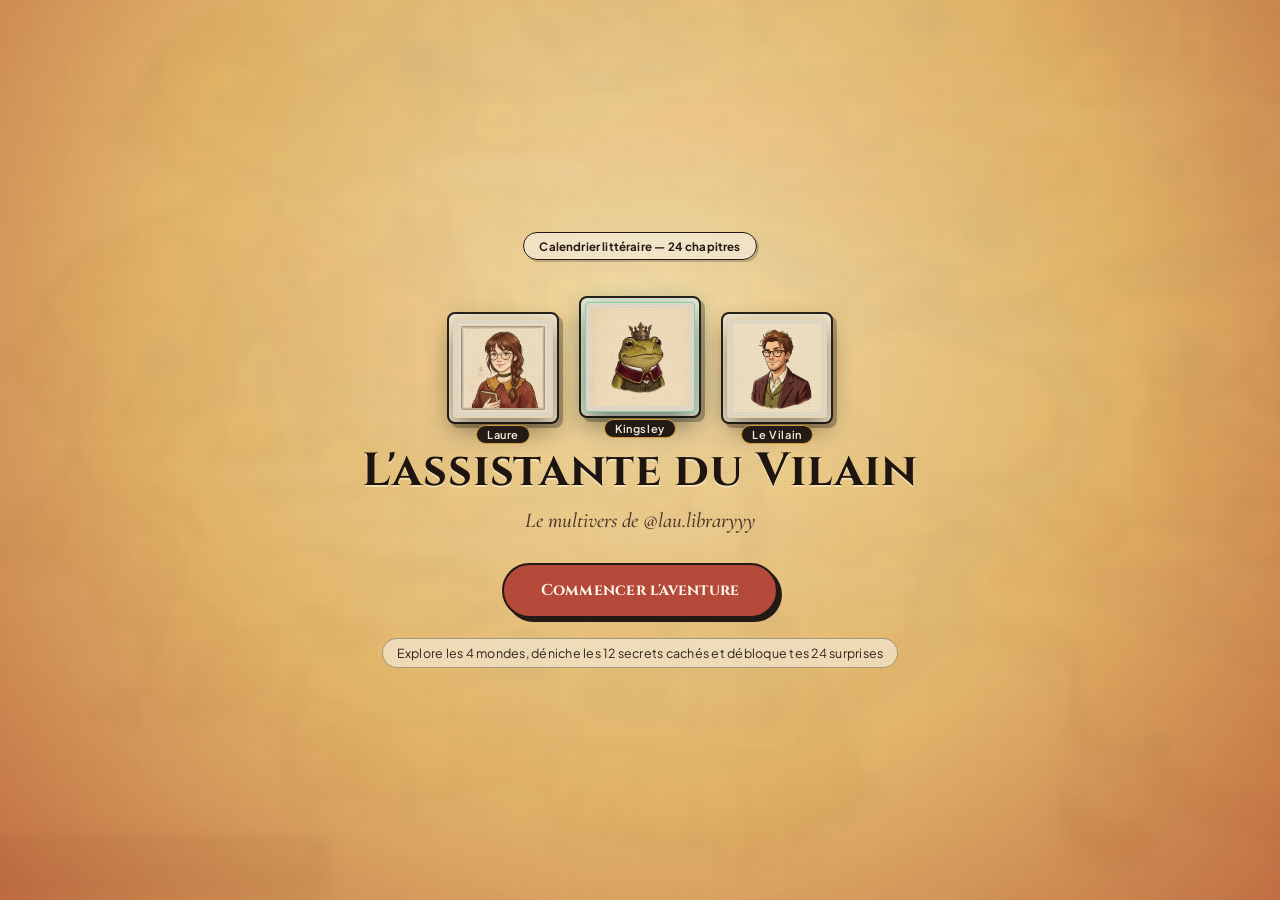
<file: index.html>
<!DOCTYPE html>
<html lang="fr">
<head>
  <meta charset="UTF-8" />
  <meta name="viewport" content="width=device-width, initial-scale=1.0, maximum-scale=1.0, user-scalable=no" />
  <title>L'assistante du Vilain — Le multivers de @lau.libraryyy</title>
  <meta name="description" content="Calendrier de l'Avent littéraire interactif : 24 chapitres, 4 mondes, 12 secrets cachés et 24 surprises pour Laure." />

  <link rel="preconnect" href="https://fonts.googleapis.com" />
  <link rel="preconnect" href="https://fonts.gstatic.com" crossorigin />
  <link href="https://fonts.googleapis.com/css2?family=Cinzel:wght@500;600;700;800&family=Cormorant+Garamond:ital,wght@0,500;0,600;0,700;1,500;1,600&family=Plus+Jakarta+Sans:wght@400;500;600;700;800&display=swap" rel="stylesheet" />

  <link rel="stylesheet" href="css/styles.css?v=5" />
</head>
<body class="title-active">
  <canvas id="ambient-particles-canvas" aria-hidden="true"></canvas>

  <!-- 1. CARTE DU MONDE PLEIN ÉCRAN -->
  <main id="overworld-viewport" class="overworld-viewport" aria-label="Carte du monde du multivers de @lau.libraryyy">
    <div id="world-map-root" class="world-map-root"></div>
  </main>

  <!-- 2. ÉCRAN TITRE -->
  <section id="title-screen-overlay" class="title-screen-overlay active" role="dialog" aria-modal="true" aria-labelledby="title-main-heading">
    <div class="title-screen-aurora" aria-hidden="true"></div>
    <div class="title-screen-content">
      <div class="title-eyebrow">
        <span>Calendrier littéraire — 24 chapitres</span>
      </div>

      <div class="title-chibi-trio" aria-label="Laure, Sire Kingsley et le Vilain">
        <div class="chibi-medallion chibi-laura">
          <img src="assets/heroine_avatar.png" alt="Laure" />
          <span class="chibi-tag">Laure</span>
        </div>
        <div class="chibi-medallion chibi-kingsley">
          <img src="assets/kingsley_avatar.png" alt="Sire Kingsley" />
          <span class="chibi-tag">Kingsley</span>
        </div>
        <div class="chibi-medallion chibi-villain">
          <img src="assets/villain_avatar.png" alt="Le Vilain" />
          <span class="chibi-tag">Le Vilain</span>
        </div>
      </div>

      <h1 id="title-main-heading" class="title-main-heading">L'assistante du Vilain</h1>
      <p class="title-subtitle">Le multivers de @lau.libraryyy</p>

      <button id="btn-start-adventure" class="btn-start-adventure" type="button">
        <span class="btn-start-glow" aria-hidden="true"></span>
        <span>Commencer l'aventure</span>
      </button>

      <p class="title-hint">
        Explore les 4 mondes, déniche les 12 secrets cachés et débloque tes 24 surprises
      </p>
    </div>
  </section>

  <!-- 3. HUD FLOTTANT MINIMALISTE -->
  <div id="game-hud" class="game-hud" aria-label="Interface du jeu">
    <div class="hud-top-left">
      <div class="hud-profile-pill glass-surface">
        <button id="hud-avatar-btn" class="hud-avatar-ring" type="button" title="Centrer la caméra sur Laure">
          <img src="assets/heroine_avatar.png" alt="Laure" onerror="this.style.opacity='0'" />
        </button>

        <div class="hud-profile-meta">
          <div class="hud-counters-row">
            <button id="hud-runes-btn" class="hud-stat-chip" type="button" title="Chapitres et trésors débloqués">
              <span class="hud-stat-label">Jours</span>
              <span id="hud-runes-count" class="hud-stat-val">0/24</span>
            </button>
            <span class="hud-stat-sep" aria-hidden="true"></span>
            <button id="hud-secrets-btn" class="hud-stat-chip hud-stat-secrets" type="button" title="Ouvrir le journal des 12 secrets">
              <span class="hud-stat-label">Secrets</span>
              <span id="hud-secrets-count" class="hud-stat-val">0/12</span>
            </button>
          </div>
          <div class="hud-micro-progress" role="progressbar" aria-valuemin="0" aria-valuemax="24" aria-valuenow="0">
            <div id="hud-runes-bar-fill" class="hud-micro-progress-fill"></div>
          </div>
        </div>
      </div>

      <button id="hud-aldryn-badge" class="hud-aldryn-pill glass-surface" type="button" title="Maison d'Aldryn (Jour 4 : Curious Tides)" style="display:none;">
        <span id="hud-aldryn-icon" class="hud-aldryn-icon"></span>
        <span id="hud-aldryn-name" class="hud-aldryn-name">Maison d'Aldryn</span>
      </button>
    </div>

    <nav class="hud-top-right" aria-label="Menus du jeu">
      <div class="hud-icon-dock glass-surface">
        <button id="hud-btn-loot" class="hud-icon-btn hud-text-btn" type="button" data-tooltip="Butin et bons" aria-label="Butin et bons">
          <span>Butin</span>
          <span id="hud-loot-badge" class="hud-mini-badge">0</span>
        </button>
        <button id="hud-btn-codex" class="hud-icon-btn hud-text-btn" type="button" data-tooltip="Bibliothèque (35 livres)" aria-label="Bibliothèque">
          <span>Codex</span>
        </button>
        <button id="hud-btn-secrets" class="hud-icon-btn hud-text-btn" type="button" data-tooltip="Secrets de la carte" aria-label="Journal des secrets">
          <span>Secrets</span>
          <span id="hud-secrets-badge" class="hud-mini-badge hud-badge-cyan">0</span>
        </button>
        <button id="hud-btn-gm" class="hud-icon-btn hud-text-btn" type="button" data-tooltip="Atelier du Vilain" aria-label="Atelier du Vilain">
          <span>Atelier</span>
        </button>

        <span class="hud-dock-divider" aria-hidden="true"></span>

        <button id="hud-btn-temporal" class="hud-icon-btn hud-text-btn hud-mode-free" type="button" data-tooltip="Mode libre (24/24)" aria-label="Changer le mode temporel">
          <span id="hud-temporal-icon">Libre</span>
        </button>
        <button id="hud-btn-audio" class="hud-icon-btn hud-text-btn" type="button" data-tooltip="Son activé" aria-label="Couper ou activer le son">
          <span id="hud-audio-icon">Son</span>
        </button>
      </div>
    </nav>

    <aside class="hud-camera-rail glass-surface" aria-label="Contrôles de la carte">
      <button id="cam-zoom-in" class="cam-ctrl-btn" type="button" data-tooltip="Zoom +" aria-label="Zoomer">+</button>
      <button id="cam-zoom-out" class="cam-ctrl-btn" type="button" data-tooltip="Zoom −" aria-label="Dézoomer">−</button>
      <button id="cam-center-hero" class="cam-ctrl-btn" type="button" data-tooltip="Centrer sur Laure" aria-label="Centrer sur Laure">◎</button>
      <span class="cam-rail-divider" aria-hidden="true"></span>
      <button class="cam-region-btn active" data-cam-region="1" type="button" data-tooltip="Monde I : manoir et Aldryn" aria-label="Aller au monde I">I</button>
      <button class="cam-region-btn" data-cam-region="2" type="button" data-tooltip="Monde II : désert et Irlande" aria-label="Aller au monde II">II</button>
      <button class="cam-region-btn" data-cam-region="3" type="button" data-tooltip="Monde III : flammes et Mons" aria-label="Aller au monde III">III</button>
      <button class="cam-region-btn" data-cam-region="4" type="button" data-tooltip="Monde IV : sanctuaire final" aria-label="Aller au monde IV">IV</button>
    </aside>

    <div class="hud-bottom-center">
      <div id="stage-selector-bar" class="stage-bar glass-surface" role="region" aria-label="Niveau sélectionné">
        <button id="stage-prev-btn" class="stage-nav-arrow" type="button" aria-label="Niveau précédent" title="Jour précédent (←)">‹</button>

        <div class="stage-bar-center">
          <div class="stage-meta-row">
            <span id="stage-day-badge" class="stage-day-pill">Jour 1</span>
            <span id="stage-book-badge" class="stage-book-pill">Assistant to the Villain</span>
            <span id="stage-status-badge" class="stage-status-pill status-new">Nouveau</span>
          </div>
          <div id="stage-bar-title" class="stage-bar-title">Entretien d'embauche chez le Vilain</div>
        </div>

        <button id="stage-play-btn" class="stage-play-btn" type="button">
          <span id="stage-play-icon">▶</span>
          <span id="stage-play-label">Jouer</span>
        </button>

        <button id="stage-next-btn" class="stage-nav-arrow" type="button" aria-label="Niveau suivant" title="Jour suivant (→)">›</button>
      </div>
    </div>
  </div>

  <!-- 4. SCÈNE DE CHAPITRE PLEIN ÉCRAN -->
  <div id="chapter-modal-backdrop" class="modal-backdrop" role="dialog" aria-modal="true" aria-labelledby="modal-chapter-title">
    <div id="chapter-modal-container" class="modal-shell chapter-modal-shell glass-modal">
      <div id="modal-boss-banner" class="boss-alert-ribbon" style="display:none;">
        Chapitre boss — coffre spécial en jeu
      </div>

      <header class="chapter-header">
        <div id="modal-header-bg" class="chapter-header-bg"></div>
        <div class="chapter-header-scrim"></div>
        <button id="modal-close-btn" class="modal-close-x" type="button" aria-label="Fermer le chapitre">✕</button>

        <div class="chapter-header-inner">
          <div class="chapter-header-titles">
            <div id="modal-chapter-eyebrow" class="chapter-eyebrow">Jour 1 — Arcane I</div>
            <h2 id="modal-chapter-title" class="chapter-title">Titre du chapitre</h2>
            <div id="modal-chapter-books" class="chapter-books-row"></div>
          </div>
          <div id="modal-rarity-pill" class="rarity-pill rarity-commun">Arcane</div>
        </div>
      </header>

      <div class="stage-tabs-bar" role="tablist">
        <button class="stage-tab-btn active" data-stage="story" type="button" role="tab">
          <span>1. Scène narrative</span>
        </button>
        <button class="stage-tab-btn" data-stage="game" type="button" role="tab">
          <span>2. L'épreuve</span>
        </button>
        <button class="stage-tab-btn" data-stage="loot" id="modal-tab-loot-btn" type="button" role="tab">
          <span>3. Sceau et coffre</span>
        </button>
      </div>

      <div class="chapter-modal-body">
        <!-- ÉTAPE 1 : DISCUSSION ISOMÉTRIQUE AVEC BULLES (STYLE CHRONIQUE DES SILENCIEUX) -->
        <div id="modal-stage-story" class="vn-stage">
          <div class="vn-iso-scene">
            <div class="vn-portraits-grid">
              <div id="vn-slot-laura" class="vn-char-card vn-pos-laura">
                <div class="vn-speech-bubble" id="vn-bubble-laura">
                  <div class="vn-bubble-speaker">Laure</div>
                  <div class="vn-bubble-text"></div>
                </div>
                <div class="vn-portrait-ring">
                  <img src="assets/sprite_laura.png" alt="Laure" onerror="this.style.display='none'" />
                </div>
                <span class="vn-nameplate">Laure</span>
              </div>

              <div id="vn-slot-kingsley" class="vn-char-card vn-pos-kingsley">
                <div class="vn-speech-bubble" id="vn-bubble-kingsley">
                  <div class="vn-bubble-speaker">Sire Kingsley</div>
                  <div class="vn-bubble-text"></div>
                </div>
                <div class="vn-portrait-ring">
                  <img src="assets/sprite_kingsley.png" alt="Sire Kingsley" onerror="this.style.display='none'" />
                </div>
                <span class="vn-nameplate">Sire Kingsley</span>
              </div>

              <div id="vn-slot-villain" class="vn-char-card vn-pos-villain">
                <div class="vn-speech-bubble" id="vn-bubble-villain">
                  <div class="vn-bubble-speaker">Le Vilain</div>
                  <div class="vn-bubble-text"></div>
                </div>
                <div class="vn-portrait-ring">
                  <img src="assets/sprite_villain.png" alt="Le Vilain" onerror="this.style.display='none'" />
                </div>
                <span class="vn-nameplate">Le Vilain</span>
              </div>
            </div>
          </div>

          <div class="vn-dialogue-panel">
            <div class="vn-speaker-bar">
              <span id="vn-speaker-badge" class="vn-speaker-name">Le Vilain</span>
              <span id="vn-line-counter" class="vn-line-count">1 / 3</span>
            </div>

            <p id="vn-dialogue-text" class="vn-dialogue-copy"></p>

            <div id="vn-transcript-all" class="vn-transcript-list" style="display:none;"></div>

            <div class="vn-actions-row">
              <div class="vn-nav-left">
                <button id="vn-prev-btn" class="btn-glass" type="button">← Précédent</button>
                <button id="vn-next-btn" class="btn-gold" type="button">Suivant →</button>
                <button id="vn-show-all-btn" class="btn-glass btn-subtle" type="button">Tout lire</button>
              </div>
              <button id="vn-start-challenge-btn" class="btn-gold" type="button">
                Passer à l'épreuve →
              </button>
            </div>
          </div>
        </div>

        <!-- ÉTAPE 2 : MINI-JEU -->
        <div id="modal-stage-game" class="game-stage" style="display:none;">
          <div id="minigame-mount-root"></div>
        </div>

        <!-- ÉTAPE 3 : SCEAU DE CIRE ET COFFRE -->
        <div id="modal-stage-loot" class="loot-stage" style="display:none;">
          <div id="loot-ceremony-root" class="loot-ceremony-root"></div>
        </div>
      </div>
    </div>
  </div>

  <!-- 5. MODALE TIROIR UNIFIÉE -->
  <div id="drawer-modal-backdrop" class="modal-backdrop" role="dialog" aria-modal="true" aria-label="Menu du grimoire">
    <div id="drawer-modal-container" class="modal-shell drawer-modal-shell glass-modal">
      <header class="drawer-header">
        <div class="drawer-tabs" role="tablist">
          <button class="drawer-tab-btn active" data-drawer-tab="loot" type="button" role="tab">
            <span>Butin et bons</span>
          </button>
          <button class="drawer-tab-btn" data-drawer-tab="codex" type="button" role="tab">
            <span>Bibliothèque</span>
          </button>
          <button class="drawer-tab-btn" data-drawer-tab="secrets" type="button" role="tab">
            <span>Secrets (12)</span>
          </button>
          <button class="drawer-tab-btn" data-drawer-tab="gm" type="button" role="tab">
            <span>Atelier</span>
          </button>
        </div>
        <button id="drawer-close-btn" class="modal-close-x" type="button" aria-label="Fermer le menu">✕</button>
      </header>

      <div class="drawer-body">
        <section id="drawer-panel-loot" class="drawer-panel active">
          <div class="drawer-section-head">
            <div>
              <h2 class="drawer-title">Butin et bons du Vilain</h2>
              <p class="drawer-desc">Tes surprises débloquées, cachettes secrètes et bons à présenter à ton Vilain.</p>
            </div>
            <button id="loot-unlock-preview-btn" class="btn-glass" type="button">
              Aperçu des 24 trésors
            </button>
          </div>
          <div id="loot-inventory-container" class="cards-grid"></div>
        </section>

        <section id="drawer-panel-codex" class="drawer-panel">
          <div class="drawer-section-head">
            <div>
              <h2 class="drawer-title">La bibliothèque de @lau.libraryyy</h2>
              <p class="drawer-desc">Les 35 romans et clins d'œil qui composent le multivers : coups de cœur, avis tranchés et souvenirs de couple.</p>
            </div>
            <div class="pill-filters" role="group" aria-label="Filtrer la bibliothèque">
              <button class="pill-filter-btn active" data-codex-filter="all" type="button">Tous</button>
              <button class="pill-filter-btn" data-codex-filter="fav" type="button">Coups de cœur</button>
              <button class="pill-filter-btn" data-codex-filter="roast" type="button">Avis tranchés</button>
              <button class="pill-filter-btn" data-codex-filter="couple" type="button">Couple et Mons</button>
            </div>
          </div>
          <div id="codex-books-container" class="cards-grid"></div>
        </section>

        <section id="drawer-panel-secrets" class="drawer-panel">
          <div class="drawer-section-head">
            <div>
              <h2 class="drawer-title">Journal des secrets</h2>
              <p class="drawer-desc">12 clins d'œil sont cachés sur la carte du monde. Clique dessus pendant ton exploration pour les révéler.</p>
            </div>
            <div id="secrets-progress-pill" class="secrets-counter-pill">0 / 12 découverts</div>
          </div>
          <div id="secrets-journal-container" class="cards-grid"></div>
        </section>

        <section id="drawer-panel-gm" class="drawer-panel">
          <div class="drawer-section-head">
            <div>
              <h2 class="drawer-title">L'atelier du Vilain</h2>
              <p class="drawer-desc">Personnalise les 24 cadeaux, les cachettes dans la maison et la grande lettre du 24 décembre.</p>
            </div>
          </div>

          <div class="gm-toolbar">
            <button id="gm-save-all-btn" class="btn-gold" type="button">Sauvegarder</button>
            <button id="gm-export-json-btn" class="btn-glass" type="button">Exporter JSON</button>
            <label class="btn-glass" style="cursor:pointer;">
              Importer JSON
              <input id="gm-import-json-input" type="file" accept=".json,application/json" style="display:none;" />
            </label>
            <button id="gm-unlock-all-btn" class="btn-glass" type="button">Tout débloquer (24/24)</button>
            <button id="gm-reset-progress-btn" class="btn-danger" type="button">Réinitialiser à 0/24</button>
          </div>

          <div class="gm-finale-card">
            <div class="gm-card-kicker">Grand final du 24 décembre et paramètres du couple</div>
            <div class="gm-two-col">
              <div class="gm-field">
                <label class="gm-label" for="gm-couple-password">Mot de passe secret bonus (jour 24)</label>
                <input id="gm-couple-password" class="gm-input" type="text" placeholder="Ex : KINGSLEY, MONS..." />
              </div>
              <div class="gm-field">
                <label class="gm-label" for="gm-aldryn-house-select">Maison lunaire d'Aldryn</label>
                <select id="gm-aldryn-house-select" class="gm-select">
                  <option value="Maison de la Nouvelle Lune||Totem : Phalène des abysses — Murmure des noyés">Maison de la Nouvelle Lune</option>
                  <option value="Maison de la Lune Croissante||Totem : Cerf d'écume — Flux de la marée">Maison de la Lune Croissante</option>
                  <option value="Maison de la Pleine Lune||Totem : Phénix d'argent — Éclat sélène">Maison de la Pleine Lune</option>
                  <option value="Maison de la Lune Décroissante||Totem : Corbeau d'obsidienne — Reflux astral">Maison de la Lune Décroissante</option>
                </select>
              </div>
            </div>
            <div class="gm-field" style="margin-top:0.75rem;">
              <label class="gm-label" for="gm-finale-love-letter">Grande lettre d'amour du 24 décembre</label>
              <textarea id="gm-finale-love-letter" class="gm-textarea" rows="5"></textarea>
            </div>
          </div>

          <div id="gm-days-editor-grid" class="gm-days-grid"></div>
        </section>
      </div>
    </div>
  </div>

  <!-- 6. NOTIFICATION TOAST -->
  <div id="royal-toast" class="royal-toast glass-surface" role="status" aria-live="polite">
    <span id="royal-toast-icon" class="toast-icon"></span>
    <span id="royal-toast-text" class="toast-text">Notification</span>
  </div>

  <script src="data/days_data.js?v=5"></script>
  <script src="js/audio_fx.js?v=5"></script>
  <script src="js/minigames_engine.js?v=5"></script>
  <script src="js/world_map.js?v=5"></script>
  <script src="js/app.js?v=5"></script>
</body>
</html>
</file>
<file: css/styles.css>
/* ==========================================================================
   L'ASSISTANTE DU VILAIN & LE MULTIVERS DE @LAU.LIBRARYYY
   Design System 2026 : Zero-UI / Liquid Glass / JRPG Moderne
   Inspirations : Unicorn Overlord • Final Fantasy XIV • Zelda TOTK
   ========================================================================== */

:root {
  /* Surfaces Liquid Glass (Saphir Nocturne & Cristal) */
  --bg-void: #050a18;
  --bg-sapphire: #0a122a;
  --glass-bg: rgba(10, 18, 42, 0.78);
  --glass-bg-strong: rgba(8, 15, 36, 0.88);
  --glass-bg-soft: rgba(16, 28, 60, 0.62);
  --glass-hover: rgba(24, 40, 82, 0.84);

  /* Bordures Fines 1px Or & Platine */
  --border-gold: rgba(246, 211, 101, 0.35);
  --border-gold-strong: rgba(246, 211, 101, 0.72);
  --border-platinum: rgba(226, 232, 240, 0.16);
  --border-crimson: rgba(244, 63, 94, 0.55);
  --border-emerald: rgba(52, 211, 153, 0.5);

  /* Palette Or, Éther, Cramoisi & Ivoire */
  --gold-light: #fef3c7;
  --gold-main: #f6d365;
  --gold-deep: #d4af37;
  --gold-bronze: #b88a2e;
  --ether-cyan: #7dd3fc;
  --ether-blue: #38bdf8;
  --crimson-bright: #fb7185;
  --crimson-main: #e11d48;
  --crimson-deep: #881337;
  --emerald-bright: #34d399;
  --emerald-main: #10b981;

  /* Textes */
  --text-primary: #f8fafc;
  --text-ivory: #f5efe0;
  --text-secondary: #cbd5e1;
  --text-muted: #94a3b8;

  /* Typographies */
  --font-title: 'Cinzel', Georgia, serif;
  --font-ui: 'Plus Jakarta Sans', -apple-system, BlinkMacSystemFont, 'Segoe UI', sans-serif;
  --font-story: 'Cormorant Garamond', Georgia, serif;

  /* Courbes & Ombres */
  --ease-spring: cubic-bezier(0.22, 1, 0.36, 1);
  --shadow-glass: 0 14px 36px rgba(2, 6, 20, 0.52), inset 0 1px 0 rgba(255, 255, 255, 0.1);
  --shadow-modal: 0 28px 72px rgba(1, 4, 16, 0.78), inset 0 1px 0 rgba(255, 255, 255, 0.12);
  --shadow-gold: 0 0 24px rgba(246, 211, 101, 0.28);

  --radius-pill: 999px;
  --radius-lg: 20px;
  --radius-md: 14px;
  --radius-sm: 10px;
}

/* Reset & Base Plein Écran */
*, *::before, *::after {
  box-sizing: border-box;
}

html, body {
  margin: 0;
  padding: 0;
  width: 100%;
  height: 100%;
  overflow: hidden;
  background: var(--bg-void);
  color: var(--text-primary);
  font-family: var(--font-ui);
  -webkit-font-smoothing: antialiased;
  -moz-osx-font-smoothing: grayscale;
  user-select: none;
}

button, input, textarea, select {
  font-family: inherit;
}

button {
  cursor: pointer;
  border: none;
  background: none;
  color: inherit;
}

/* Scrollbar fine & discrète dans les modales */
::-webkit-scrollbar {
  width: 6px;
  height: 6px;
}
::-webkit-scrollbar-track {
  background: rgba(5, 10, 24, 0.35);
}
::-webkit-scrollbar-thumb {
  background: rgba(246, 211, 101, 0.3);
  border-radius: 999px;
}
::-webkit-scrollbar-thumb:hover {
  background: rgba(246, 211, 101, 0.55);
}

/* Surface Liquid Glass Réutilisable */
.glass-surface {
  background: var(--glass-bg);
  backdrop-filter: blur(16px) saturate(1.3);
  -webkit-backdrop-filter: blur(16px) saturate(1.3);
  border: 1px solid var(--border-gold);
  box-shadow: var(--shadow-glass);
}

.glass-modal {
  background: linear-gradient(160deg, rgba(11, 20, 46, 0.92), rgba(7, 13, 32, 0.95));
  backdrop-filter: blur(22px) saturate(1.35);
  -webkit-backdrop-filter: blur(22px) saturate(1.35);
  border: 1px solid var(--border-gold);
  box-shadow: var(--shadow-modal);
}

/* Canvas de particules ambiantes */
#ambient-particles-canvas {
  position: fixed;
  inset: 0;
  width: 100vw;
  height: 100vh;
  pointer-events: none;
  z-index: 4;
  opacity: 0.65;
}

/* ==========================================================================
   1. CARTE DU MONDE 100% PLEIN ÉCRAN (100vw × 100vh)
   ========================================================================== */
.overworld-viewport {
  position: fixed;
  inset: 0;
  width: 100vw;
  height: 100vh;
  overflow: hidden;
  z-index: 2;
  background: radial-gradient(circle at 50% 45%, #101e44 0%, #070d20 65%, #040712 100%);
  transition: filter 0.9s var(--ease-spring), transform 1.1s var(--ease-spring);
}

body.title-active .overworld-viewport {
  filter: blur(5px) brightness(0.76) saturate(1.18);
  transform: scale(1.03);
}

.world-map-root {
  position: relative;
  width: 100%;
  height: 100%;
  overflow: hidden;
}

/* ==========================================================================
   2. ÉCRAN TITRE CINÉMATIQUE (OVERLAY D'ENTRÉE JRPG)
   ========================================================================== */
.title-screen-overlay {
  position: fixed;
  inset: 0;
  z-index: 90;
  display: flex;
  align-items: center;
  justify-content: center;
  padding: 1.5rem;
  background:
    radial-gradient(ellipse at 50% 44%, rgba(16, 30, 72, 0.42) 0%, rgba(5, 10, 24, 0.82) 76%);
  opacity: 1;
  visibility: visible;
  transition: opacity 0.75s var(--ease-spring), visibility 0.75s var(--ease-spring), transform 0.85s var(--ease-spring);
}

.title-screen-overlay.is-hidden {
  opacity: 0;
  visibility: hidden;
  pointer-events: none;
  transform: scale(1.04);
}

.title-screen-aurora {
  position: absolute;
  width: min(680px, 92vw);
  height: min(460px, 65vh);
  border-radius: 50%;
  background: radial-gradient(circle, rgba(246, 211, 101, 0.16) 0%, rgba(56, 189, 248, 0.09) 45%, transparent 72%);
  filter: blur(36px);
  pointer-events: none;
  animation: auroraPulse 6s ease-in-out infinite alternate;
}

@keyframes auroraPulse {
  0% { transform: scale(0.95); opacity: 0.75; }
  100% { transform: scale(1.08); opacity: 1; }
}

.title-screen-content {
  position: relative;
  z-index: 2;
  display: flex;
  flex-direction: column;
  align-items: center;
  text-align: center;
  max-width: 620px;
  padding: 2.25rem 2rem;
  border-radius: 28px;
  background: rgba(8, 15, 36, 0.56);
  backdrop-filter: blur(18px) saturate(1.25);
  -webkit-backdrop-filter: blur(18px) saturate(1.25);
  border: 1px solid rgba(246, 211, 101, 0.28);
  box-shadow: 0 30px 80px rgba(2, 5, 18, 0.65), inset 0 1px 0 rgba(255, 255, 255, 0.12);
  animation: titleCardEntrance 0.9s var(--ease-spring) both;
}

@keyframes titleCardEntrance {
  from { opacity: 0; transform: translateY(22px) scale(0.97); }
  to { opacity: 1; transform: translateY(0) scale(1); }
}

.title-eyebrow {
  display: inline-flex;
  align-items: center;
  gap: 0.55rem;
  font-size: 0.72rem;
  font-weight: 700;
  letter-spacing: 0.2em;
  text-transform: uppercase;
  color: var(--gold-main);
  padding: 0.35rem 0.95rem;
  border-radius: var(--radius-pill);
  background: rgba(246, 211, 101, 0.09);
  border: 1px solid rgba(246, 211, 101, 0.25);
  margin-bottom: 1.5rem;
}

.title-star {
  color: var(--gold-light);
  font-size: 0.8rem;
}

/* Trio de Chibis flottants */
.title-chibi-trio {
  display: flex;
  align-items: flex-end;
  justify-content: center;
  gap: 1.15rem;
  margin-bottom: 1.5rem;
}

.chibi-medallion {
  position: relative;
  display: flex;
  flex-direction: column;
  align-items: center;
  gap: 0.45rem;
  animation: chibiFloat 3.4s ease-in-out infinite;
}

.chibi-medallion img {
  width: 84px;
  height: 84px;
  object-fit: contain;
  border-radius: 50%;
  padding: 5px;
  background: radial-gradient(circle at 30% 25%, rgba(255, 245, 214, 0.18), rgba(10, 18, 42, 0.72));
  border: 1px solid rgba(246, 211, 101, 0.45);
  box-shadow: 0 10px 26px rgba(0, 0, 0, 0.45), 0 0 18px rgba(246, 211, 101, 0.18);
  transition: transform 0.35s var(--ease-spring), border-color 0.3s ease;
}

.chibi-medallion:hover img {
  transform: scale(1.08) translateY(-4px);
  border-color: var(--gold-main);
}

.chibi-kingsley {
  animation-delay: -1.1s;
  transform: translateY(-6px);
}

.chibi-kingsley img {
  width: 92px;
  height: 92px;
  border-color: rgba(52, 211, 153, 0.55);
  box-shadow: 0 12px 28px rgba(0, 0, 0, 0.45), 0 0 22px rgba(52, 211, 153, 0.22);
}

.chibi-villain {
  animation-delay: -2.2s;
}

.chibi-tag {
  font-size: 0.72rem;
  font-weight: 600;
  letter-spacing: 0.06em;
  color: var(--text-ivory);
  background: rgba(10, 18, 42, 0.72);
  border: 1px solid rgba(255, 255, 255, 0.14);
  padding: 0.18rem 0.65rem;
  border-radius: var(--radius-pill);
}

@keyframes chibiFloat {
  0%, 100% { transform: translateY(0); }
  50% { transform: translateY(-7px); }
}

.title-main-heading {
  font-family: var(--font-title);
  font-size: clamp(1.85rem, 4.4vw, 2.9rem);
  font-weight: 700;
  line-height: 1.12;
  letter-spacing: 0.04em;
  margin: 0 0 0.55rem;
  background: linear-gradient(180deg, #fffdf5 0%, #f6d365 55%, #d4af37 100%);
  -webkit-background-clip: text;
  background-clip: text;
  color: transparent;
  filter: drop-shadow(0 4px 18px rgba(246, 211, 101, 0.26));
}

.title-subtitle {
  font-family: var(--font-story);
  font-size: clamp(1.08rem, 2vw, 1.32rem);
  font-style: italic;
  font-weight: 500;
  color: var(--text-ivory);
  opacity: 0.92;
  margin: 0 0 1.85rem;
}

.btn-start-adventure {
  position: relative;
  overflow: hidden;
  display: inline-flex;
  align-items: center;
  justify-content: center;
  gap: 0.7rem;
  padding: 0.95rem 2.3rem;
  border-radius: var(--radius-pill);
  font-family: var(--font-title);
  font-size: 0.98rem;
  font-weight: 700;
  letter-spacing: 0.12em;
  color: #120d04;
  background: linear-gradient(135deg, #fef3c7 0%, #f6d365 48%, #d4af37 100%);
  border: 1px solid rgba(255, 255, 255, 0.65);
  box-shadow: 0 12px 32px rgba(212, 175, 55, 0.38), 0 0 0 1px rgba(246, 211, 101, 0.25);
  transition: transform 0.3s var(--ease-spring), box-shadow 0.3s var(--ease-spring), filter 0.3s ease;
}

.btn-start-adventure:hover {
  transform: translateY(-2px) scale(1.03);
  box-shadow: 0 16px 40px rgba(246, 211, 101, 0.52), 0 0 28px rgba(254, 243, 199, 0.38);
  filter: brightness(1.06);
}

.btn-start-adventure:active {
  transform: translateY(0) scale(0.98);
}

.btn-start-glow {
  position: absolute;
  inset: 0;
  background: linear-gradient(105deg, transparent 25%, rgba(255, 255, 255, 0.55) 50%, transparent 75%);
  transform: translateX(-120%);
  animation: btnSheen 3.8s ease-in-out infinite;
}

@keyframes btnSheen {
  0%, 55% { transform: translateX(-120%); }
  100% { transform: translateX(130%); }
}

.btn-start-icon {
  font-size: 0.85rem;
}

.title-hint {
  margin: 1.25rem 0 0;
  font-size: 0.78rem;
  color: var(--text-muted);
  letter-spacing: 0.02em;
}

/* ==========================================================================
   3. HUD FLOTTANT MINIMALISTE (ZERO-UI LIQUID GLASS)
   ========================================================================== */
.game-hud {
  position: fixed;
  inset: 0;
  z-index: 30;
  pointer-events: none;
  opacity: 1;
  transition: opacity 0.65s var(--ease-spring), transform 0.65s var(--ease-spring);
}

body.title-active .game-hud {
  opacity: 0;
  transform: translateY(10px);
}

.game-hud button,
.game-hud .glass-surface {
  pointer-events: auto;
}

/* --- COIN HAUT-GAUCHE : PILULE PROFIL COMPACTE --- */
.hud-top-left {
  position: fixed;
  top: 16px;
  left: 16px;
  display: flex;
  flex-direction: column;
  align-items: flex-start;
  gap: 8px;
}

.hud-profile-pill {
  display: inline-flex;
  align-items: center;
  gap: 11px;
  padding: 5px 14px 5px 5px;
  border-radius: var(--radius-pill);
}

.hud-avatar-ring {
  width: 40px;
  height: 40px;
  border-radius: 50%;
  padding: 2px;
  background: linear-gradient(135deg, var(--gold-light), var(--gold-deep));
  box-shadow: 0 0 14px rgba(246, 211, 101, 0.32);
  overflow: hidden;
  flex-shrink: 0;
  transition: transform 0.25s var(--ease-spring);
}

.hud-avatar-ring:hover {
  transform: scale(1.07);
}

.hud-avatar-ring img {
  width: 100%;
  height: 100%;
  object-fit: cover;
  border-radius: 50%;
  display: block;
  background: #101b3d;
}

.hud-profile-meta {
  display: flex;
  flex-direction: column;
  gap: 5px;
  min-width: 126px;
}

.hud-counters-row {
  display: flex;
  align-items: center;
  gap: 8px;
}

.hud-stat-chip {
  display: inline-flex;
  align-items: center;
  gap: 4px;
  padding: 1px 4px;
  border-radius: 6px;
  font-size: 0.82rem;
  font-weight: 700;
  color: var(--text-primary);
  transition: background 0.2s ease, color 0.2s ease;
}

.hud-stat-chip:hover {
  background: rgba(255, 255, 255, 0.08);
  color: var(--gold-light);
}

.hud-stat-secrets .hud-stat-val {
  color: var(--ether-cyan);
}

.hud-stat-sep {
  width: 1px;
  height: 12px;
  background: rgba(255, 255, 255, 0.16);
}

.hud-micro-progress {
  width: 100%;
  height: 4px;
  border-radius: var(--radius-pill);
  background: rgba(255, 255, 255, 0.1);
  overflow: hidden;
}

.hud-micro-progress-fill {
  height: 100%;
  width: 0%;
  border-radius: var(--radius-pill);
  background: linear-gradient(90deg, var(--gold-deep), var(--gold-main), var(--gold-light));
  box-shadow: 0 0 10px rgba(246, 211, 101, 0.65);
  transition: width 0.6s var(--ease-spring);
}

/* Badge discret Maison d'Aldryn (débloqué au Jour 4) */
.hud-aldryn-pill {
  display: inline-flex;
  align-items: center;
  gap: 6px;
  padding: 5px 12px;
  border-radius: var(--radius-pill);
  font-size: 0.74rem;
  font-weight: 600;
  color: var(--gold-light);
  border-color: rgba(125, 211, 252, 0.35);
  transition: transform 0.25s var(--ease-spring), border-color 0.25s ease;
}

.hud-aldryn-pill:hover {
  transform: translateY(-1px);
  border-color: var(--ether-cyan);
}

/* --- COIN HAUT-DROIT : DOCK D'ICÔNES COMPACT --- */
.hud-top-right {
  position: fixed;
  top: 16px;
  right: 16px;
}

.hud-icon-dock {
  display: inline-flex;
  align-items: center;
  gap: 4px;
  padding: 5px;
  border-radius: var(--radius-pill);
}

.hud-icon-btn {
  position: relative;
  width: 38px;
  height: 38px;
  border-radius: 50%;
  display: inline-flex;
  align-items: center;
  justify-content: center;
  font-size: 1.05rem;
  color: var(--text-primary);
  transition: background 0.22s ease, transform 0.25s var(--ease-spring), box-shadow 0.25s ease;
}

.hud-icon-btn:hover {
  background: rgba(246, 211, 101, 0.16);
  transform: translateY(-1px);
  box-shadow: inset 0 0 0 1px rgba(246, 211, 101, 0.38);
}

.hud-icon-btn:active {
  transform: scale(0.93);
}

.hud-icon-btn.is-strict-mode {
  background: rgba(244, 63, 94, 0.18);
  box-shadow: inset 0 0 0 1px rgba(244, 63, 94, 0.45);
}

.hud-mini-badge {
  position: absolute;
  top: 1px;
  right: 1px;
  min-width: 16px;
  height: 16px;
  padding: 0 4px;
  border-radius: var(--radius-pill);
  background: linear-gradient(135deg, var(--gold-main), var(--gold-deep));
  color: #120d04;
  font-size: 0.62rem;
  font-weight: 800;
  display: inline-flex;
  align-items: center;
  justify-content: center;
  line-height: 1;
  box-shadow: 0 2px 6px rgba(0, 0, 0, 0.45);
}

.hud-badge-cyan {
  background: linear-gradient(135deg, #bae6fd, #38bdf8);
  color: #06182c;
}

.hud-dock-divider {
  width: 1px;
  height: 20px;
  margin: 0 3px;
  background: rgba(255, 255, 255, 0.14);
}

/* Tooltips Élégants au Survol (Haut-Droit) */
.hud-icon-btn[data-tooltip]::after {
  content: attr(data-tooltip);
  position: absolute;
  top: calc(100% + 9px);
  right: 50%;
  transform: translateX(50%) translateY(-4px);
  white-space: nowrap;
  font-size: 0.72rem;
  font-weight: 600;
  color: var(--text-primary);
  background: rgba(8, 15, 36, 0.94);
  border: 1px solid rgba(246, 211, 101, 0.35);
  padding: 4px 10px;
  border-radius: 8px;
  box-shadow: 0 8px 20px rgba(0, 0, 0, 0.45);
  opacity: 0;
  pointer-events: none;
  transition: opacity 0.2s ease, transform 0.2s var(--ease-spring);
  z-index: 50;
}

.hud-icon-btn[data-tooltip]:hover::after {
  opacity: 1;
  transform: translateX(50%) translateY(0);
}

/* Dernier bouton du dock : aligner le tooltip à droite pour ne pas déborder */
.hud-icon-btn:last-child[data-tooltip]::after {
  right: 0;
  transform: translateX(0) translateY(-4px);
}
.hud-icon-btn:last-child[data-tooltip]:hover::after {
  transform: translateX(0) translateY(0);
}

/* --- CÔTÉ DROIT : MINI-CONTRÔLES CAMÉRA & RÉGIONS --- */
.hud-camera-rail {
  position: fixed;
  right: 16px;
  top: 50%;
  transform: translateY(-50%);
  display: flex;
  flex-direction: column;
  align-items: center;
  gap: 4px;
  padding: 6px 5px;
  border-radius: var(--radius-pill);
}

.cam-ctrl-btn,
.cam-region-btn {
  position: relative;
  width: 32px;
  height: 32px;
  border-radius: 50%;
  display: inline-flex;
  align-items: center;
  justify-content: center;
  font-size: 0.92rem;
  font-weight: 700;
  color: var(--text-secondary);
  transition: background 0.2s ease, color 0.2s ease, transform 0.2s var(--ease-spring);
}

.cam-region-btn {
  font-family: var(--font-title);
  font-size: 0.72rem;
  letter-spacing: 0.04em;
}

.cam-ctrl-btn:hover,
.cam-region-btn:hover {
  background: rgba(246, 211, 101, 0.18);
  color: var(--gold-light);
  transform: scale(1.08);
}

.cam-region-btn.active {
  background: linear-gradient(135deg, rgba(246, 211, 101, 0.28), rgba(212, 175, 55, 0.16));
  color: var(--gold-light);
  box-shadow: inset 0 0 0 1px rgba(246, 211, 101, 0.6);
}

.cam-rail-divider {
  width: 18px;
  height: 1px;
  margin: 3px 0;
  background: rgba(255, 255, 255, 0.14);
}

/* Tooltips à gauche pour le rail caméra */
.cam-ctrl-btn[data-tooltip]::after,
.cam-region-btn[data-tooltip]::after {
  content: attr(data-tooltip);
  position: absolute;
  right: calc(100% + 10px);
  top: 50%;
  transform: translateY(-50%) translateX(4px);
  white-space: nowrap;
  font-family: var(--font-ui);
  font-size: 0.72rem;
  font-weight: 600;
  color: var(--text-primary);
  background: rgba(8, 15, 36, 0.94);
  border: 1px solid rgba(246, 211, 101, 0.32);
  padding: 4px 10px;
  border-radius: 8px;
  box-shadow: 0 8px 20px rgba(0, 0, 0, 0.45);
  opacity: 0;
  pointer-events: none;
  transition: opacity 0.2s ease, transform 0.2s var(--ease-spring);
}

.cam-ctrl-btn[data-tooltip]:hover::after,
.cam-region-btn[data-tooltip]:hover::after {
  opacity: 1;
  transform: translateY(-50%) translateX(0);
}

/* --- BAS-CENTRE : BARRE DE NIVEAU SÉLECTIONNÉ (SUPER MARIO WONDER / UNICORN OVERLORD) --- */
.hud-bottom-center {
  position: fixed;
  bottom: 18px;
  left: 50%;
  transform: translateX(-50%);
  width: min(690px, calc(100vw - 24px));
  display: flex;
  justify-content: center;
}

.stage-bar {
  width: 100%;
  display: flex;
  align-items: center;
  gap: 12px;
  padding: 8px 10px;
  border-radius: 22px;
  transition: border-color 0.35s ease, box-shadow 0.35s ease;
}

.stage-bar.is-boss {
  border-color: rgba(244, 63, 94, 0.62);
  box-shadow: 0 16px 40px rgba(2, 6, 20, 0.6), 0 0 26px rgba(244, 63, 94, 0.2);
}

.stage-bar.is-legendary {
  border-color: rgba(254, 243, 199, 0.78);
  box-shadow: 0 16px 44px rgba(2, 6, 20, 0.62), 0 0 32px rgba(246, 211, 101, 0.34);
}

.stage-nav-arrow {
  width: 38px;
  height: 38px;
  border-radius: 14px;
  flex-shrink: 0;
  display: inline-flex;
  align-items: center;
  justify-content: center;
  font-size: 1.45rem;
  line-height: 1;
  color: var(--text-ivory);
  background: rgba(255, 255, 255, 0.05);
  border: 1px solid rgba(255, 255, 255, 0.1);
  transition: background 0.2s ease, transform 0.2s var(--ease-spring), border-color 0.2s ease;
}

.stage-nav-arrow:hover:not(:disabled) {
  background: rgba(246, 211, 101, 0.16);
  border-color: rgba(246, 211, 101, 0.45);
  color: var(--gold-light);
  transform: scale(1.06);
}

.stage-nav-arrow:disabled {
  opacity: 0.3;
  cursor: not-allowed;
}

.stage-bar-center {
  flex: 1;
  min-width: 0;
  display: flex;
  flex-direction: column;
  gap: 3px;
}

.stage-meta-row {
  display: flex;
  align-items: center;
  flex-wrap: wrap;
  gap: 6px;
}

.stage-day-pill {
  font-family: var(--font-title);
  font-size: 0.68rem;
  font-weight: 700;
  letter-spacing: 0.1em;
  text-transform: uppercase;
  padding: 2px 8px;
  border-radius: var(--radius-pill);
  background: rgba(246, 211, 101, 0.16);
  color: var(--gold-light);
  border: 1px solid rgba(246, 211, 101, 0.36);
}

.stage-bar.is-boss .stage-day-pill {
  background: rgba(244, 63, 94, 0.2);
  color: #fecdd3;
  border-color: rgba(244, 63, 94, 0.52);
}

.stage-bar.is-legendary .stage-day-pill {
  background: linear-gradient(135deg, rgba(254, 243, 199, 0.28), rgba(212, 175, 55, 0.22));
  color: #fffbeb;
  border-color: rgba(254, 243, 199, 0.65);
}

.stage-book-pill {
  font-size: 0.72rem;
  font-weight: 500;
  color: var(--text-secondary);
  white-space: nowrap;
  overflow: hidden;
  text-overflow: ellipsis;
  max-width: 220px;
}

.stage-status-pill {
  font-size: 0.68rem;
  font-weight: 700;
  padding: 2px 8px;
  border-radius: var(--radius-pill);
}

.stage-status-pill.status-done {
  background: rgba(16, 185, 129, 0.18);
  color: var(--emerald-bright);
  border: 1px solid rgba(52, 211, 153, 0.35);
}

.stage-status-pill.status-new {
  background: rgba(56, 189, 248, 0.16);
  color: var(--ether-cyan);
  border: 1px solid rgba(125, 211, 252, 0.35);
}

.stage-status-pill.status-locked {
  background: rgba(148, 163, 184, 0.14);
  color: var(--text-muted);
  border: 1px solid rgba(148, 163, 184, 0.28);
}

.stage-bar-title {
  font-family: var(--font-title);
  font-size: 0.98rem;
  font-weight: 600;
  color: var(--text-primary);
  white-space: nowrap;
  overflow: hidden;
  text-overflow: ellipsis;
}

.stage-play-btn {
  flex-shrink: 0;
  display: inline-flex;
  align-items: center;
  gap: 7px;
  padding: 0.68rem 1.3rem;
  border-radius: 14px;
  font-family: var(--font-title);
  font-size: 0.82rem;
  font-weight: 700;
  letter-spacing: 0.09em;
  color: #140e04;
  background: linear-gradient(135deg, #fef3c7 0%, #f6d365 50%, #d4af37 100%);
  border: 1px solid rgba(255, 255, 255, 0.55);
  box-shadow: 0 6px 20px rgba(212, 175, 55, 0.35);
  transition: transform 0.25s var(--ease-spring), box-shadow 0.25s ease, filter 0.25s ease;
}

.stage-play-btn:hover {
  transform: translateY(-2px) scale(1.03);
  box-shadow: 0 10px 26px rgba(246, 211, 101, 0.48);
  filter: brightness(1.06);
}

.stage-play-btn:active {
  transform: scale(0.97);
}

.stage-play-btn.is-replay {
  background: linear-gradient(135deg, rgba(16, 185, 129, 0.24), rgba(6, 78, 59, 0.5));
  color: #d1fae5;
  border-color: rgba(52, 211, 153, 0.55);
  box-shadow: 0 6px 18px rgba(16, 185, 129, 0.22);
}

.stage-play-btn.is-locked {
  background: rgba(148, 163, 184, 0.16);
  color: var(--text-muted);
  border-color: rgba(148, 163, 184, 0.3);
  box-shadow: none;
}

/* ==========================================================================
   4. STYLES CARTE DU MONDE (COMPATIBLES 100% AVEC WORLD_MAP.JS)
   ========================================================================== */
.wm-viewport,
.wm-stage {
  position: relative;
  width: 100%;
  height: 100%;
  overflow: hidden;
  cursor: grab;
  touch-action: none;
}

.wm-viewport:active,
.wm-stage:active,
.wm-viewport.is-dragging,
.wm-stage.is-dragging {
  cursor: grabbing;
}

.wm-world,
.wm-canvas,
.wm-world-layer {
  position: absolute;
  top: 0;
  left: 0;
  transform-origin: 0 0;
  will-change: transform;
}

.wm-region-label {
  position: absolute;
  pointer-events: none;
  display: inline-flex;
  flex-direction: column;
  align-items: center;
  gap: 2px;
  padding: 6px 16px;
  border-radius: var(--radius-pill);
  background: rgba(8, 15, 36, 0.68);
  backdrop-filter: blur(10px);
  -webkit-backdrop-filter: blur(10px);
  border: 1px solid rgba(246, 211, 101, 0.34);
  box-shadow: 0 8px 24px rgba(0, 0, 0, 0.45);
  font-family: var(--font-title);
  font-size: 0.84rem;
  font-weight: 700;
  letter-spacing: 0.1em;
  text-transform: uppercase;
  color: var(--gold-light);
  text-shadow: 0 2px 10px rgba(0, 0, 0, 0.8);
  white-space: nowrap;
  z-index: 6;
}

/* Nœuds de Niveau (24 Jours sur la carte) */
.wm-node {
  position: absolute;
  transform: translate(-50%, -50%);
  width: 48px;
  height: 48px;
  border-radius: 50%;
  display: flex;
  align-items: center;
  justify-content: center;
  flex-direction: column;
  background: radial-gradient(circle at 30% 25%, rgba(30, 48, 96, 0.94), rgba(10, 18, 42, 0.95));
  border: 2px solid rgba(246, 211, 101, 0.58);
  box-shadow: 0 6px 18px rgba(0, 0, 0, 0.55), 0 0 14px rgba(246, 211, 101, 0.22);
  color: var(--gold-light);
  font-family: var(--font-title);
  font-weight: 700;
  font-size: 0.92rem;
  cursor: pointer;
  z-index: 12;
  transition: transform 0.28s var(--ease-spring), box-shadow 0.28s ease, border-color 0.28s ease, background 0.28s ease;
}

.wm-node:hover {
  transform: translate(-50%, -50%) scale(1.14);
  border-color: var(--gold-light);
  box-shadow: 0 10px 26px rgba(0, 0, 0, 0.6), 0 0 24px rgba(246, 211, 101, 0.48);
  z-index: 18;
}

.wm-node.is-selected,
.wm-node.is-active,
.wm-node.selected {
  transform: translate(-50%, -50%) scale(1.18);
  border-color: #ffffff;
  box-shadow: 0 0 0 4px rgba(246, 211, 101, 0.34), 0 10px 28px rgba(0, 0, 0, 0.65), 0 0 26px rgba(246, 211, 101, 0.65);
  z-index: 20;
}

.wm-node.is-completed,
.wm-node.completed {
  background: radial-gradient(circle at 30% 25%, #10b981, #065f46);
  border-color: #a7f3d0;
  color: #ffffff;
  box-shadow: 0 6px 18px rgba(0, 0, 0, 0.5), 0 0 18px rgba(52, 211, 153, 0.42);
}

.wm-node.is-locked,
.wm-node.locked {
  background: rgba(15, 23, 42, 0.85);
  border-color: rgba(148, 163, 184, 0.35);
  color: var(--text-muted);
  box-shadow: 0 4px 12px rgba(0, 0, 0, 0.45);
  opacity: 0.78;
}

/* Nœuds Boss (Jours 6, 12, 18, 21) */
.wm-boss-node {
  width: 60px;
  height: 60px;
  background: radial-gradient(circle at 30% 25%, #be123c, #4c0519);
  border: 2px solid #fda4af;
  box-shadow: 0 8px 24px rgba(0, 0, 0, 0.62), 0 0 24px rgba(244, 63, 94, 0.52);
  color: #fff1f2;
  animation: bossNodePulse 2.6s ease-in-out infinite;
}

.wm-boss-node:hover {
  border-color: var(--gold-main);
  box-shadow: 0 10px 30px rgba(0, 0, 0, 0.65), 0 0 32px rgba(244, 63, 94, 0.72);
}

@keyframes bossNodePulse {
  0%, 100% { box-shadow: 0 8px 22px rgba(0, 0, 0, 0.6), 0 0 18px rgba(244, 63, 94, 0.42); }
  50% { box-shadow: 0 8px 26px rgba(0, 0, 0, 0.6), 0 0 32px rgba(244, 63, 94, 0.78); }
}

/* Nœud Légendaire (Jour 24 : Sanctuaire Final) */
.wm-legendary-node {
  width: 72px;
  height: 72px;
  background: radial-gradient(circle at 35% 30%, #fef3c7 0%, #f6d365 45%, #b45309 100%);
  border: 2.5px solid #ffffff;
  color: #1c1002;
  box-shadow: 0 10px 30px rgba(0, 0, 0, 0.6), 0 0 36px rgba(246, 211, 101, 0.78);
  animation: legendaryPulse 2.8s ease-in-out infinite;
}

@keyframes legendaryPulse {
  0%, 100% { box-shadow: 0 10px 28px rgba(0, 0, 0, 0.6), 0 0 26px rgba(246, 211, 101, 0.62); }
  50% { box-shadow: 0 12px 34px rgba(0, 0, 0, 0.65), 0 0 46px rgba(254, 243, 199, 0.95); }
}

/* Sprites Chibi Laure & Sire Kingsley sur la carte */
.wm-hero-sprite,
.wm-kingsley-sprite {
  position: absolute;
  transform: translate(-50%, -82%);
  pointer-events: none;
  z-index: 26;
  transition: left 0.55s var(--ease-spring), top 0.55s var(--ease-spring);
  filter: drop-shadow(0 8px 10px rgba(2, 6, 20, 0.72));
}

.wm-hero-sprite {
  width: 68px;
  height: 68px;
}

.wm-hero-sprite img,
.wm-kingsley-sprite img {
  width: 100%;
  height: 100%;
  object-fit: contain;
  display: block;
  animation: heroIdleBob 2.2s ease-in-out infinite;
}

.wm-hero-sprite.is-walking img,
.wm-hero-sprite.walking img {
  animation: heroWalkBounce 0.34s ease-in-out infinite;
}

.wm-kingsley-sprite {
  width: 44px;
  height: 44px;
  z-index: 25;
  transition: left 0.72s var(--ease-spring), top 0.72s var(--ease-spring);
}

.wm-kingsley-sprite img {
  animation: kingsleyHop 1.8s ease-in-out infinite;
}

@keyframes heroIdleBob {
  0%, 100% { transform: translateY(0); }
  50% { transform: translateY(-4px); }
}

@keyframes heroWalkBounce {
  0%, 100% { transform: translateY(0) rotate(-3deg); }
  50% { transform: translateY(-9px) rotate(3deg); }
}

@keyframes kingsleyHop {
  0%, 70%, 100% { transform: translateY(0) scale(1); }
  85% { transform: translateY(-8px) scale(1.05); }
}

/* Easter Eggs Interactifs sur la Carte (12 Secrets) */
.wm-easter-egg {
  position: absolute;
  transform: translate(-50%, -50%);
  width: 38px;
  height: 38px;
  border-radius: 50%;
  display: flex;
  align-items: center;
  justify-content: center;
  font-size: 1.12rem;
  background: rgba(10, 20, 48, 0.76);
  backdrop-filter: blur(8px);
  border: 1px solid rgba(125, 211, 252, 0.55);
  box-shadow: 0 4px 16px rgba(0, 0, 0, 0.45), 0 0 16px rgba(56, 189, 248, 0.36);
  cursor: pointer;
  z-index: 15;
  animation: eggSparkle 2.8s ease-in-out infinite;
  transition: transform 0.25s var(--ease-spring), border-color 0.25s ease, box-shadow 0.25s ease;
}

.wm-easter-egg:hover {
  transform: translate(-50%, -50%) scale(1.22);
  border-color: var(--gold-light);
  box-shadow: 0 8px 22px rgba(0, 0, 0, 0.55), 0 0 24px rgba(246, 211, 101, 0.65);
  z-index: 22;
}

.wm-easter-egg.is-found,
.wm-easter-egg.found,
.wm-easter-egg.discovered {
  border-color: rgba(246, 211, 101, 0.72);
  background: rgba(246, 211, 101, 0.18);
  box-shadow: 0 4px 14px rgba(0, 0, 0, 0.42), 0 0 14px rgba(246, 211, 101, 0.35);
  animation: none;
}

@keyframes eggSparkle {
  0%, 100% { transform: translate(-50%, -50%) scale(1); box-shadow: 0 4px 14px rgba(0,0,0,0.45), 0 0 12px rgba(56, 189, 248, 0.3); }
  50% { transform: translate(-50%, -56%) scale(1.07); box-shadow: 0 8px 20px rgba(0,0,0,0.45), 0 0 24px rgba(125, 211, 252, 0.68); }
}

/* Bulle de Dialogue Flottante sur la Carte */
.wm-speech-bubble {
  position: absolute;
  transform: translate(-50%, -100%);
  max-width: 280px;
  min-width: 160px;
  padding: 10px 14px;
  border-radius: 16px;
  background: rgba(8, 15, 36, 0.92);
  backdrop-filter: blur(14px);
  -webkit-backdrop-filter: blur(14px);
  border: 1px solid rgba(246, 211, 101, 0.45);
  box-shadow: 0 14px 32px rgba(2, 6, 20, 0.65);
  color: var(--text-ivory);
  font-family: var(--font-ui);
  font-size: 0.8rem;
  line-height: 1.45;
  text-align: center;
  z-index: 35;
  pointer-events: auto;
  animation: bubblePopIn 0.32s var(--ease-spring) both;
}

.wm-speech-bubble::after {
  content: '';
  position: absolute;
  bottom: -6px;
  left: 50%;
  transform: translateX(-50%) rotate(45deg);
  width: 10px;
  height: 10px;
  background: rgba(8, 15, 36, 0.94);
  border-right: 1px solid rgba(246, 211, 101, 0.45);
  border-bottom: 1px solid rgba(246, 211, 101, 0.45);
}

@keyframes bubblePopIn {
  from { opacity: 0; transform: translate(-50%, -88%) scale(0.9); }
  to { opacity: 1; transform: translate(-50%, -100%) scale(1); }
}

/* ==========================================================================
   5. BOUTONS DESIGN SYSTEM LIQUID GLASS
   ========================================================================== */
.btn-glass,
.btn-gold,
.btn-danger {
  display: inline-flex;
  align-items: center;
  justify-content: center;
  gap: 0.48rem;
  padding: 0.6rem 1.12rem;
  border-radius: 12px;
  font-size: 0.82rem;
  font-weight: 600;
  letter-spacing: 0.02em;
  transition: transform 0.22s var(--ease-spring), background 0.22s ease, border-color 0.22s ease, box-shadow 0.22s ease;
}

.btn-glass {
  background: rgba(255, 255, 255, 0.06);
  border: 1px solid rgba(255, 255, 255, 0.16);
  color: var(--text-primary);
}

.btn-glass:hover:not(:disabled) {
  background: rgba(246, 211, 101, 0.14);
  border-color: rgba(246, 211, 101, 0.45);
  color: var(--gold-light);
  transform: translateY(-1px);
}

.btn-glass:disabled {
  opacity: 0.38;
  cursor: not-allowed;
}

.btn-subtle {
  color: var(--text-secondary);
}

.btn-gold {
  background: linear-gradient(135deg, #fef3c7 0%, #f6d365 50%, #d4af37 100%);
  border: 1px solid rgba(255, 255, 255, 0.55);
  color: #140e04;
  font-weight: 700;
  box-shadow: 0 6px 18px rgba(212, 175, 55, 0.28);
}

.btn-gold:hover:not(:disabled) {
  transform: translateY(-1px);
  box-shadow: 0 10px 24px rgba(246, 211, 101, 0.44);
  filter: brightness(1.05);
}

.btn-danger {
  background: rgba(225, 29, 72, 0.18);
  border: 1px solid rgba(244, 63, 94, 0.45);
  color: #fecdd3;
}

.btn-danger:hover {
  background: rgba(225, 29, 72, 0.32);
  border-color: rgba(244, 63, 94, 0.78);
  transform: translateY(-1px);
}

/* ==========================================================================
   6. MODALES (CHAPITRE + TIROIR UNIFIÉ)
   ========================================================================== */
.modal-backdrop {
  position: fixed;
  inset: 0;
  z-index: 80;
  display: flex;
  align-items: center;
  justify-content: center;
  padding: 18px;
  background: rgba(3, 7, 18, 0.72);
  backdrop-filter: blur(8px);
  -webkit-backdrop-filter: blur(8px);
  opacity: 0;
  visibility: hidden;
  pointer-events: none;
  transition: opacity 0.32s var(--ease-spring), visibility 0.32s var(--ease-spring);
}

.modal-backdrop.open {
  opacity: 1;
  visibility: visible;
  pointer-events: auto;
}

.modal-shell {
  position: relative;
  width: 100%;
  max-height: min(90vh, 860px);
  border-radius: 24px;
  overflow: hidden;
  display: flex;
  flex-direction: column;
  transform: translateY(16px) scale(0.97);
  transition: transform 0.38s var(--ease-spring);
}

.modal-backdrop.open .modal-shell {
  transform: translateY(0) scale(1);
}

.chapter-modal-shell {
  max-width: 920px;
}

.drawer-modal-shell {
  max-width: 1040px;
}

.chapter-modal-shell.is-boss-modal {
  border-color: rgba(244, 63, 94, 0.55);
  box-shadow: 0 28px 72px rgba(2, 4, 16, 0.85), 0 0 40px rgba(244, 63, 94, 0.22);
}

.chapter-modal-shell.boss-shake,
.chest-seal-arena.boss-shake {
  animation: modalShake 0.42s cubic-bezier(.36, .07, .19, .97) both;
}

@keyframes modalShake {
  10%, 90% { transform: translate3d(-3px, 0, 0); }
  20%, 80% { transform: translate3d(5px, 0, 0); }
  30%, 50%, 70% { transform: translate3d(-6px, 0, 0); }
  40%, 60% { transform: translate3d(6px, 0, 0); }
}

.modal-close-x {
  width: 34px;
  height: 34px;
  border-radius: 50%;
  display: inline-flex;
  align-items: center;
  justify-content: center;
  font-size: 0.95rem;
  color: var(--text-ivory);
  background: rgba(8, 15, 36, 0.68);
  border: 1px solid rgba(255, 255, 255, 0.18);
  transition: background 0.2s ease, transform 0.25s var(--ease-spring), border-color 0.2s ease;
  z-index: 5;
}

.modal-close-x:hover {
  background: rgba(244, 63, 94, 0.28);
  border-color: rgba(244, 63, 94, 0.6);
  transform: rotate(90deg);
}

/* --- EN-TÊTE MODALE CHAPITRE --- */
.boss-alert-ribbon {
  background: linear-gradient(90deg, #881337, #e11d48, #881337);
  color: #fff1f2;
  font-family: var(--font-title);
  font-size: 0.74rem;
  font-weight: 700;
  letter-spacing: 0.16em;
  text-align: center;
  padding: 0.45rem 1rem;
  border-bottom: 1px solid rgba(255, 255, 255, 0.18);
}

.chapter-header {
  position: relative;
  min-height: 122px;
  padding: 1.2rem 1.5rem;
  display: flex;
  align-items: flex-end;
  overflow: hidden;
  border-bottom: 1px solid rgba(255, 255, 255, 0.08);
}

.chapter-header-bg {
  position: absolute;
  inset: 0;
  background-size: cover;
  background-position: center;
  opacity: 0.42;
  transform: scale(1.04);
}

.chapter-header-scrim {
  position: absolute;
  inset: 0;
  background: linear-gradient(180deg, rgba(8, 15, 36, 0.35) 0%, rgba(8, 15, 36, 0.94) 100%);
}

.chapter-header .modal-close-x {
  position: absolute;
  top: 14px;
  right: 14px;
}

.chapter-header-inner {
  position: relative;
  z-index: 2;
  width: 100%;
  display: flex;
  align-items: flex-end;
  justify-content: space-between;
  gap: 1rem;
  padding-right: 2.5rem;
}

.chapter-eyebrow {
  font-size: 0.7rem;
  font-weight: 700;
  letter-spacing: 0.16em;
  text-transform: uppercase;
  color: var(--gold-main);
  margin-bottom: 0.25rem;
}

.chapter-title {
  font-family: var(--font-title);
  font-size: clamp(1.18rem, 2.2vw, 1.58rem);
  font-weight: 700;
  margin: 0;
  color: var(--text-primary);
}

.chapter-books-row {
  display: flex;
  flex-wrap: wrap;
  gap: 6px;
  margin-top: 0.45rem;
}

.book-chip {
  font-size: 0.72rem;
  font-weight: 500;
  color: var(--text-ivory);
  background: rgba(255, 255, 255, 0.08);
  border: 1px solid rgba(255, 255, 255, 0.14);
  padding: 2px 9px;
  border-radius: var(--radius-pill);
}

.rarity-pill {
  flex-shrink: 0;
  font-family: var(--font-title);
  font-size: 0.68rem;
  font-weight: 700;
  letter-spacing: 0.1em;
  padding: 4px 11px;
  border-radius: var(--radius-pill);
  white-space: nowrap;
}

.rarity-commun {
  background: rgba(246, 211, 101, 0.14);
  color: var(--gold-light);
  border: 1px solid rgba(246, 211, 101, 0.35);
}

.rarity-epique {
  background: rgba(244, 63, 94, 0.2);
  color: #fecdd3;
  border: 1px solid rgba(244, 63, 94, 0.52);
}

.rarity-legendaire {
  background: linear-gradient(135deg, rgba(254, 243, 199, 0.28), rgba(212, 175, 55, 0.22));
  color: #fffbeb;
  border: 1px solid rgba(254, 243, 199, 0.68);
}

/* Barre d'étapes 1 / 2 / 3 */
.stage-tabs-bar {
  display: flex;
  gap: 6px;
  padding: 10px 16px;
  background: rgba(5, 10, 24, 0.45);
  border-bottom: 1px solid rgba(255, 255, 255, 0.07);
}

.stage-tab-btn {
  flex: 1;
  display: inline-flex;
  align-items: center;
  justify-content: center;
  gap: 6px;
  padding: 0.55rem 0.75rem;
  border-radius: 12px;
  font-size: 0.8rem;
  font-weight: 600;
  color: var(--text-muted);
  background: transparent;
  border: 1px solid transparent;
  transition: all 0.22s var(--ease-spring);
}

.stage-tab-btn:hover {
  color: var(--text-primary);
  background: rgba(255, 255, 255, 0.05);
}

.stage-tab-btn.active {
  color: var(--gold-light);
  background: rgba(246, 211, 101, 0.14);
  border-color: rgba(246, 211, 101, 0.4);
  box-shadow: inset 0 1px 0 rgba(255, 255, 255, 0.12);
}

.chapter-modal-body {
  padding: 1.35rem 1.5rem 1.65rem;
  overflow-y: auto;
  flex: 1;
}

/* --- ÉTAPE 1 : VISUAL NOVEL MODERNE (FFXIV / UNICORN OVERLORD) --- */
.vn-stage {
  display: flex;
  flex-direction: column;
  gap: 1.25rem;
}

.vn-portraits-grid {
  display: grid;
  grid-template-columns: repeat(3, minmax(0, 1fr));
  gap: 1rem;
  align-items: end;
}

.vn-char-card {
  display: flex;
  flex-direction: column;
  align-items: center;
  gap: 0.5rem;
  opacity: 0.46;
  transform: scale(0.95);
  transition: opacity 0.35s var(--ease-spring), transform 0.35s var(--ease-spring), filter 0.35s ease;
  filter: saturate(0.7);
}

.vn-char-card.speaking {
  opacity: 1;
  transform: scale(1.03) translateY(-4px);
  filter: saturate(1.1);
}

.vn-portrait-ring {
  width: min(148px, 100%);
  aspect-ratio: 1 / 1;
  border-radius: 20px;
  overflow: hidden;
  background: radial-gradient(circle at 50% 35%, rgba(28, 45, 92, 0.72), rgba(7, 13, 30, 0.92));
  border: 1px solid rgba(255, 255, 255, 0.14);
  box-shadow: 0 12px 28px rgba(0, 0, 0, 0.45);
  transition: border-color 0.3s ease, box-shadow 0.3s ease;
}

.vn-char-card.speaking .vn-portrait-ring {
  border-color: rgba(246, 211, 101, 0.72);
  box-shadow: 0 14px 34px rgba(0, 0, 0, 0.55), 0 0 24px rgba(246, 211, 101, 0.25);
}

.vn-portrait-ring img {
  width: 100%;
  height: 100%;
  object-fit: cover;
  object-position: center top;
  display: block;
}

.vn-nameplate {
  font-size: 0.76rem;
  font-weight: 600;
  color: var(--text-secondary);
  padding: 2px 10px;
  border-radius: var(--radius-pill);
  background: rgba(255, 255, 255, 0.05);
  border: 1px solid rgba(255, 255, 255, 0.08);
}

.vn-char-card.speaking .vn-nameplate {
  color: var(--gold-light);
  background: rgba(246, 211, 101, 0.14);
  border-color: rgba(246, 211, 101, 0.38);
}

.vn-dialogue-panel {
  padding: 1.25rem 1.4rem;
  border-radius: 18px;
  background: rgba(7, 13, 32, 0.72);
  border: 1px solid rgba(246, 211, 101, 0.28);
  box-shadow: inset 0 1px 0 rgba(255, 255, 255, 0.08);
}

.vn-speaker-bar {
  display: flex;
  align-items: center;
  justify-content: space-between;
  margin-bottom: 0.75rem;
}

.vn-speaker-name {
  font-family: var(--font-title);
  font-size: 0.86rem;
  font-weight: 700;
  letter-spacing: 0.06em;
  color: var(--gold-main);
}

.vn-line-count {
  font-size: 0.74rem;
  font-weight: 600;
  color: var(--text-muted);
}

.vn-dialogue-copy {
  font-family: var(--font-story);
  font-size: 1.32rem;
  line-height: 1.62;
  color: var(--text-ivory);
  margin: 0 0 1.2rem;
  min-height: 4.5rem;
}

.vn-transcript-list {
  display: flex;
  flex-direction: column;
  gap: 0.65rem;
  padding: 0.9rem 1rem;
  margin-bottom: 1.1rem;
  border-radius: 12px;
  background: rgba(255, 255, 255, 0.04);
  border: 1px solid rgba(255, 255, 255, 0.08);
  max-height: 220px;
  overflow-y: auto;
}

.vn-transcript-line {
  font-family: var(--font-story);
  font-size: 1.08rem;
  line-height: 1.5;
  color: var(--text-secondary);
}

.vn-actions-row {
  display: flex;
  flex-wrap: wrap;
  align-items: center;
  justify-content: space-between;
  gap: 0.65rem;
}

.vn-nav-left {
  display: flex;
  flex-wrap: wrap;
  gap: 0.5rem;
}

/* --- ÉTAPE 2 : HARMONISATION ULTRA-PROPRE DES 22 MINI-JEUX --- */
.game-stage .mg-wrapper {
  background: rgba(8, 15, 36, 0.72) !important;
  border: 1px solid rgba(246, 211, 101, 0.28) !important;
  border-radius: 18px !important;
  padding: 1.35rem !important;
  box-shadow: inset 0 1px 0 rgba(255, 255, 255, 0.08) !important;
  font-family: var(--font-ui) !important;
  color: var(--text-primary) !important;
}

.game-stage .mg-lore {
  font-family: var(--font-story) !important;
  font-size: 1.18rem !important;
  background: rgba(255, 255, 255, 0.04) !important;
  border-left: 2px solid var(--gold-main) !important;
  border-radius: 0 12px 12px 0 !important;
  color: var(--text-ivory) !important;
}

.game-stage .mg-question-box {
  background: rgba(255, 255, 255, 0.035) !important;
  border: 1px solid rgba(255, 255, 255, 0.1) !important;
  border-radius: 14px !important;
}

.game-stage .mg-runic-input {
  background: rgba(5, 10, 24, 0.85) !important;
  border: 1px solid rgba(246, 211, 101, 0.42) !important;
  border-radius: 12px !important;
  font-family: var(--font-ui) !important;
}

/* --- ÉTAPE 3 : SCEAU DE CIRE ROUGE & COFFRE IRL --- */
.loot-ceremony-root {
  display: flex;
  flex-direction: column;
  align-items: center;
  text-align: center;
}

.chest-seal-arena {
  width: 100%;
  max-width: 580px;
  display: flex;
  flex-direction: column;
  align-items: center;
  gap: 0.75rem;
  padding: 1.25rem;
  border-radius: 20px;
  background: rgba(255, 255, 255, 0.03);
  border: 1px solid rgba(246, 211, 101, 0.22);
}

.chest-svg-wrap {
  filter: drop-shadow(0 14px 28px rgba(0, 0, 0, 0.55));
}

.wax-seal-button {
  position: relative;
  width: 132px;
  height: 132px;
  border-radius: 50%;
  display: flex;
  flex-direction: column;
  align-items: center;
  justify-content: center;
  gap: 4px;
  background: radial-gradient(circle at 35% 30%, #e11d48 0%, #9f1239 58%, #4c0519 100%);
  border: 3px solid rgba(254, 205, 211, 0.35);
  box-shadow: 0 12px 30px rgba(159, 18, 57, 0.55), inset 0 2px 10px rgba(255, 255, 255, 0.25);
  transition: transform 0.22s var(--ease-spring), box-shadow 0.22s ease;
}

.wax-seal-button:hover {
  transform: scale(1.06);
  box-shadow: 0 16px 36px rgba(225, 29, 72, 0.65), 0 0 24px rgba(246, 211, 101, 0.35);
}

.wax-seal-button:active {
  transform: scale(0.94);
}

.wax-seal-emblem {
  font-size: 2rem;
  line-height: 1;
}

.wax-seal-motto {
  font-family: var(--font-title);
  font-size: 0.65rem;
  font-weight: 700;
  letter-spacing: 0.1em;
  color: #fff1f2;
}

.wax-crack-svg {
  position: absolute;
  inset: 0;
  width: 100%;
  height: 100%;
  opacity: 0;
  pointer-events: none;
  transition: opacity 0.25s ease;
}

.wax-seal-button.cracked-1 .wax-crack-1 { opacity: 1; }
.wax-seal-button.cracked-2 .wax-crack-1,
.wax-seal-button.cracked-2 .wax-crack-2 { opacity: 1; }

.wax-pips-row {
  display: flex;
  gap: 8px;
}

.wax-pip {
  width: 10px;
  height: 10px;
  border-radius: 50%;
  background: rgba(255, 255, 255, 0.16);
  border: 1px solid rgba(246, 211, 101, 0.35);
  transition: all 0.25s ease;
}

.wax-pip.broken {
  background: var(--gold-main);
  box-shadow: 0 0 12px rgba(246, 211, 101, 0.8);
  transform: scale(1.2);
}

/* Carte de Butin Révélé */
.loot-revealed-card {
  width: 100%;
  max-width: 680px;
  padding: 1.5rem;
  border-radius: 20px;
  background: linear-gradient(155deg, rgba(16, 28, 62, 0.82), rgba(8, 15, 36, 0.92));
  border: 1px solid rgba(246, 211, 101, 0.45);
  box-shadow: 0 18px 44px rgba(0, 0, 0, 0.45);
}

.loot-rune-pill {
  display: inline-flex;
  align-items: center;
  gap: 6px;
  font-size: 0.78rem;
  font-weight: 700;
  color: var(--emerald-bright);
  background: rgba(16, 185, 129, 0.15);
  border: 1px solid rgba(52, 211, 153, 0.35);
  padding: 4px 12px;
  border-radius: var(--radius-pill);
  margin-bottom: 0.85rem;
}

.loot-title-display {
  font-family: var(--font-title);
  font-size: 1.45rem;
  color: var(--gold-light);
  margin: 0.65rem 0 0.4rem;
}

.loot-rp-desc {
  font-family: var(--font-story);
  font-size: 1.2rem;
  font-style: italic;
  color: var(--text-secondary);
  margin: 0 0 1.2rem;
}

.irl-callout {
  text-align: left;
  padding: 1rem 1.2rem;
  border-radius: 14px;
  background: rgba(246, 211, 101, 0.09);
  border: 1px solid rgba(246, 211, 101, 0.38);
  margin-bottom: 1.2rem;
}

.irl-callout-label {
  font-size: 0.72rem;
  font-weight: 700;
  text-transform: uppercase;
  letter-spacing: 0.1em;
  color: var(--gold-main);
  margin-bottom: 0.35rem;
}

.irl-callout-text {
  font-size: 1rem;
  font-weight: 600;
  color: var(--text-primary);
  line-height: 1.5;
}

/* Grand Final Jour 24 : Portrait Couple & Lettre d'Amour */
.finale-showcase {
  margin-top: 1.25rem;
  padding-top: 1.25rem;
  border-top: 1px solid rgba(246, 211, 101, 0.25);
  display: flex;
  flex-direction: column;
  align-items: center;
  gap: 1rem;
}

.finale-couple-frame {
  width: min(440px, 100%);
  border-radius: 18px;
  overflow: hidden;
  border: 1px solid rgba(246, 211, 101, 0.55);
  box-shadow: 0 18px 42px rgba(0, 0, 0, 0.6), 0 0 28px rgba(246, 211, 101, 0.22);
}

.finale-couple-frame img {
  width: 100%;
  height: auto;
  display: block;
}

.love-letter-box {
  width: 100%;
  text-align: left;
  white-space: pre-wrap;
  font-family: var(--font-story);
  font-size: 1.22rem;
  line-height: 1.72;
  color: var(--text-ivory);
  padding: 1.35rem 1.5rem;
  border-radius: 16px;
  background: rgba(255, 250, 235, 0.05);
  border: 1px solid rgba(246, 211, 101, 0.3);
}

/* ==========================================================================
   7. MODALE TIROIR UNIFIÉE (BUTIN / CODEX / SECRETS / ATELIER MJ)
   ========================================================================== */
.drawer-header {
  display: flex;
  align-items: center;
  justify-content: space-between;
  gap: 1rem;
  padding: 12px 16px;
  background: rgba(5, 10, 24, 0.55);
  border-bottom: 1px solid rgba(255, 255, 255, 0.08);
}

.drawer-tabs {
  display: flex;
  flex-wrap: wrap;
  gap: 6px;
}

.drawer-tab-btn {
  display: inline-flex;
  align-items: center;
  gap: 6px;
  padding: 0.5rem 0.95rem;
  border-radius: var(--radius-pill);
  font-size: 0.8rem;
  font-weight: 600;
  color: var(--text-muted);
  border: 1px solid transparent;
  transition: all 0.22s var(--ease-spring);
}

.drawer-tab-btn:hover {
  color: var(--text-primary);
  background: rgba(255, 255, 255, 0.06);
}

.drawer-tab-btn.active {
  color: var(--gold-light);
  background: rgba(246, 211, 101, 0.15);
  border-color: rgba(246, 211, 101, 0.42);
}

.drawer-body {
  padding: 1.35rem 1.5rem 1.75rem;
  overflow-y: auto;
  flex: 1;
}

.drawer-panel {
  display: none;
}

.drawer-panel.active {
  display: block;
}

.drawer-section-head {
  display: flex;
  flex-wrap: wrap;
  align-items: center;
  justify-content: space-between;
  gap: 1rem;
  margin-bottom: 1.25rem;
}

.drawer-title {
  font-family: var(--font-title);
  font-size: 1.32rem;
  font-weight: 700;
  color: var(--gold-light);
  margin: 0 0 0.25rem;
}

.drawer-desc {
  font-size: 0.86rem;
  color: var(--text-secondary);
  margin: 0;
  max-width: 620px;
}

.pill-filters {
  display: flex;
  flex-wrap: wrap;
  gap: 6px;
}

.pill-filter-btn {
  padding: 0.42rem 0.85rem;
  border-radius: var(--radius-pill);
  font-size: 0.76rem;
  font-weight: 600;
  color: var(--text-secondary);
  background: rgba(255, 255, 255, 0.05);
  border: 1px solid rgba(255, 255, 255, 0.12);
  transition: all 0.2s ease;
}

.pill-filter-btn:hover {
  color: var(--text-primary);
  border-color: rgba(246, 211, 101, 0.35);
}

.pill-filter-btn.active {
  background: rgba(246, 211, 101, 0.18);
  color: var(--gold-light);
  border-color: rgba(246, 211, 101, 0.52);
}

.secrets-counter-pill {
  font-family: var(--font-title);
  font-size: 0.8rem;
  font-weight: 700;
  color: var(--ether-cyan);
  background: rgba(56, 189, 248, 0.14);
  border: 1px solid rgba(125, 211, 252, 0.4);
  padding: 0.45rem 0.95rem;
  border-radius: var(--radius-pill);
}

/* Grilles de Cartes Épurées (Butin, Codex, Secrets) */
.cards-grid {
  display: grid;
  grid-template-columns: repeat(auto-fill, minmax(280px, 1fr));
  gap: 14px;
}

.glass-card {
  display: flex;
  flex-direction: column;
  justify-content: space-between;
  gap: 0.75rem;
  padding: 1.05rem 1.15rem;
  border-radius: 16px;
  background: rgba(255, 255, 255, 0.04);
  border: 1px solid rgba(255, 255, 255, 0.11);
  transition: border-color 0.25s ease, transform 0.25s var(--ease-spring), background 0.25s ease;
}

.glass-card:hover {
  border-color: rgba(246, 211, 101, 0.38);
  background: rgba(255, 255, 255, 0.06);
  transform: translateY(-2px);
}

.glass-card.is-claimed {
  border-color: rgba(52, 211, 153, 0.35);
  background: rgba(16, 185, 129, 0.06);
}

.glass-card.secret-found {
  border-color: rgba(125, 211, 252, 0.45);
  background: linear-gradient(155deg, rgba(56, 189, 248, 0.09), rgba(10, 18, 42, 0.5));
}

.glass-card.secret-locked {
  border-style: dashed;
  border-color: rgba(148, 163, 184, 0.25);
  opacity: 0.82;
}

.card-kicker {
  font-size: 0.68rem;
  font-weight: 700;
  letter-spacing: 0.09em;
  text-transform: uppercase;
  color: var(--gold-main);
}

.card-title {
  font-family: var(--font-title);
  font-size: 1rem;
  font-weight: 700;
  color: var(--text-primary);
  margin: 0.2rem 0;
}

.card-sub {
  font-size: 0.76rem;
  color: var(--text-muted);
}

.card-quote {
  font-family: var(--font-story);
  font-size: 1.08rem;
  line-height: 1.5;
  color: var(--text-ivory);
  margin: 0;
}

.card-irl-box {
  padding: 0.72rem 0.88rem;
  border-radius: 12px;
  background: rgba(246, 211, 101, 0.08);
  border: 1px solid rgba(246, 211, 101, 0.26);
  font-size: 0.84rem;
  color: var(--text-primary);
  line-height: 1.45;
}

.card-footer-row {
  display: flex;
  align-items: center;
  justify-content: space-between;
  gap: 0.5rem;
  padding-top: 0.45rem;
  border-top: 1px solid rgba(255, 255, 255, 0.07);
}

/* --- ATELIER DU VILAIN (MAÎTRE DU JEU) --- */
.gm-toolbar {
  display: flex;
  flex-wrap: wrap;
  gap: 8px;
  margin-bottom: 1.2rem;
}

.gm-finale-card {
  padding: 1.15rem;
  border-radius: 16px;
  background: rgba(246, 211, 101, 0.06);
  border: 1px solid rgba(246, 211, 101, 0.34);
  margin-bottom: 1.25rem;
}

.gm-card-kicker {
  font-family: var(--font-title);
  font-size: 0.76rem;
  font-weight: 700;
  letter-spacing: 0.1em;
  color: var(--gold-main);
  margin-bottom: 0.8rem;
}

.gm-two-col {
  display: grid;
  grid-template-columns: repeat(auto-fit, minmax(240px, 1fr));
  gap: 0.85rem;
}

.gm-days-grid {
  display: grid;
  grid-template-columns: repeat(auto-fill, minmax(300px, 1fr));
  gap: 12px;
}

.gm-day-item {
  padding: 1rem;
  border-radius: 14px;
  background: rgba(255, 255, 255, 0.035);
  border: 1px solid rgba(255, 255, 255, 0.1);
  display: flex;
  flex-direction: column;
  gap: 0.65rem;
}

.gm-day-item.is-boss {
  border-color: rgba(244, 63, 94, 0.42);
}

.gm-field {
  display: flex;
  flex-direction: column;
  gap: 4px;
}

.gm-label {
  font-size: 0.72rem;
  font-weight: 600;
  color: var(--text-secondary);
}

.gm-input,
.gm-select,
.gm-textarea {
  width: 100%;
  padding: 0.55rem 0.75rem;
  border-radius: 10px;
  background: rgba(5, 10, 24, 0.78);
  border: 1px solid rgba(255, 255, 255, 0.16);
  color: var(--text-primary);
  font-size: 0.84rem;
  outline: none;
  user-select: text;
  transition: border-color 0.2s ease, box-shadow 0.2s ease;
}

.gm-input:focus,
.gm-select:focus,
.gm-textarea:focus {
  border-color: var(--gold-main);
  box-shadow: 0 0 0 3px rgba(246, 211, 101, 0.15);
}

.gm-textarea {
  resize: vertical;
  min-height: 68px;
}

/* ==========================================================================
   8. NOTIFICATION TOAST FLOTTANTE
   ========================================================================== */
.royal-toast {
  position: fixed;
  top: 74px;
  left: 50%;
  transform: translateX(-50%) translateY(-16px);
  z-index: 110;
  display: inline-flex;
  align-items: center;
  gap: 0.6rem;
  max-width: min(520px, calc(100vw - 28px));
  padding: 0.68rem 1.2rem;
  border-radius: var(--radius-pill);
  font-size: 0.84rem;
  font-weight: 600;
  color: var(--text-primary);
  opacity: 0;
  pointer-events: none;
  transition: opacity 0.3s var(--ease-spring), transform 0.35s var(--ease-spring);
}

.royal-toast.visible {
  opacity: 1;
  transform: translateX(-50%) translateY(0);
}

.toast-icon {
  font-size: 1.05rem;
  flex-shrink: 0;
}

/* ==========================================================================
   9. RESPONSIVE MOBILE & TABLETTE
   ========================================================================== */
@media (max-width: 720px) {
  .title-screen-content {
    padding: 1.65rem 1.25rem;
    border-radius: 22px;
  }

  .chibi-medallion img {
    width: 66px;
    height: 66px;
  }

  .chibi-kingsley img {
    width: 74px;
    height: 74px;
  }

  .hud-top-left {
    top: 10px;
    left: 10px;
  }

  .hud-top-right {
    top: 10px;
    right: 10px;
  }

  .hud-profile-pill {
    padding: 4px 10px 4px 4px;
    gap: 8px;
  }

  .hud-avatar-ring {
    width: 34px;
    height: 34px;
  }

  .hud-profile-meta {
    min-width: 98px;
  }

  .hud-icon-btn {
    width: 34px;
    height: 34px;
    font-size: 0.95rem;
  }

  .hud-icon-btn[data-tooltip]::after,
  .cam-ctrl-btn[data-tooltip]::after,
  .cam-region-btn[data-tooltip]::after {
    display: none;
  }

  .hud-camera-rail {
    right: 10px;
    padding: 5px 4px;
  }

  .cam-ctrl-btn,
  .cam-region-btn {
    width: 28px;
    height: 28px;
    font-size: 0.8rem;
  }

  .hud-bottom-center {
    bottom: 12px;
    width: calc(100vw - 16px);
  }

  .stage-bar {
    padding: 7px 8px;
    gap: 8px;
    border-radius: 18px;
  }

  .stage-nav-arrow {
    width: 32px;
    height: 32px;
    font-size: 1.2rem;
  }

  .stage-book-pill {
    display: none;
  }

  .stage-bar-title {
    font-size: 0.88rem;
  }

  .stage-play-btn {
    padding: 0.56rem 0.92rem;
    font-size: 0.74rem;
  }

  .modal-backdrop {
    padding: 10px;
  }

  .vn-portraits-grid {
    gap: 0.55rem;
  }

  .vn-portrait-ring {
    border-radius: 14px;
  }

  .vn-dialogue-copy {
    font-size: 1.15rem;
  }

  .chapter-header-inner {
    flex-direction: column;
    align-items: flex-start;
  }
}


/* ==========================================================================
   THEME OVERRIDE : CHRONIQUE DES SILENCIEUX (LIGNE CLAIRE / ÉDITORIAL VINTAGE)
   ========================================================================== */
:root {
  --bg-void: #e6dac5;
  --bg-sapphire: #2a1f19;
  --glass-bg: rgba(245, 236, 217, 0.96);
  --glass-bg-strong: rgba(242, 231, 209, 0.98);
  --glass-bg-soft: rgba(235, 222, 198, 0.92);
  --glass-hover: #efe3cb;

  --border-gold: #231a16;
  --border-gold-strong: #231a16;
  --border-platinum: rgba(35, 26, 22, 0.25);
  --border-crimson: #b5493a;
  --border-emerald: #4c6844;

  --gold-light: #f9e8b2;
  --gold-main: #d49b35;
  --gold-deep: #b87e22;
  --gold-bronze: #8a5d19;
  --ether-cyan: #3e5469;
  --ether-blue: #3e5469;
  --crimson-bright: #c95746;
  --crimson-main: #b5493a;
  --crimson-deep: #7f2d22;
  --emerald-bright: #5e7d55;
  --emerald-main: #4c6844;

  --text-primary: #231a16;
  --text-ivory: #231a16;
  --text-secondary: #4a3a31;
  --text-muted: #705b4f;

  --shadow-glass: 3px 3px 0 rgba(35, 26, 22, 0.26);
  --shadow-modal: 6px 6px 0 rgba(35, 26, 22, 0.34);
  --shadow-gold: 2px 2px 0 rgba(35, 26, 22, 0.35);
}

/* Grain papier subtil sur tout le jeu */
body::after {
  content: '';
  position: fixed;
  inset: 0;
  pointer-events: none;
  z-index: 9999;
  opacity: 0.045;
  background-image: radial-gradient(#231a16 0.65px, transparent 0.65px);
  background-size: 3px 3px;
}

#ambient-particles-canvas {
  opacity: 0.28 !important;
}

/* Surfaces Parchment & Encre */
.glass-surface {
  background: #f5ecd9;
  backdrop-filter: none;
  -webkit-backdrop-filter: none;
  border: 2px solid #231a16;
  box-shadow: 3px 3px 0 rgba(35, 26, 22, 0.26);
  color: #231a16;
}

.glass-modal {
  background: #f6eedc;
  backdrop-filter: none;
  -webkit-backdrop-filter: none;
  border: 2.5px solid #231a16;
  box-shadow: 7px 7px 0 rgba(35, 26, 22, 0.36);
  color: #231a16;
}

/* Écran Titre — Style Affiche "Chronique des Silencieux" */
.title-screen-overlay {
  background:
    radial-gradient(circle at 50% 35%, rgba(248, 226, 174, 0.92) 0%, rgba(229, 183, 105, 0.94) 55%, rgba(193, 108, 63, 0.96) 100%) !important;
}

.title-screen-aurora {
  display: none !important;
}

.title-eyebrow {
  color: #231a16 !important;
  border-color: rgba(35, 26, 22, 0.35) !important;
  background: rgba(245, 236, 217, 0.72) !important;
  border: 1.5px solid #231a16 !important;
  box-shadow: 2px 2px 0 rgba(35, 26, 22, 0.22);
}

.title-main-heading {
  color: #1e1511 !important;
  text-shadow: 2px 2px 0 rgba(245, 236, 217, 0.65) !important;
  background: none !important;
  -webkit-text-fill-color: #1e1511 !important;
}

.title-subtitle {
  color: #3d2c23 !important;
}

.title-hint {
  color: #2f221b !important;
  background: rgba(245, 236, 217, 0.68);
  padding: 6px 14px;
  border-radius: 999px;
  border: 1.5px solid rgba(35, 26, 22, 0.35);
}

.chibi-medallion {
  background: #f5ecd9 !important;
  border: 2.5px solid #231a16 !important;
  box-shadow: 4px 4px 0 rgba(35, 26, 22, 0.28) !important;
}

.chibi-medallion img {
  filter: none !important;
}

.chibi-tag {
  background: #231a16 !important;
  color: #f5ecd9 !important;
  border: 1.5px solid #d49b35 !important;
}

.btn-start-adventure {
  background: #b5493a !important;
  color: #fdf7eb !important;
  border: 2.5px solid #231a16 !important;
  box-shadow: 4px 4px 0 #231a16 !important;
  text-shadow: none !important;
}

.btn-start-adventure:hover {
  transform: translate(-1px, -1px) !important;
  box-shadow: 5px 5px 0 #231a16 !important;
  background: #c55444 !important;
}

.btn-start-glow {
  display: none !important;
}

/* HUD Flottant — Laiton, Parchemin & Encre */
.hud-avatar-ring {
  border: 2px solid #231a16 !important;
  background: #e9dec7 !important;
  box-shadow: none !important;
}

.hud-stat-chip {
  color: #231a16 !important;
}

.hud-stat-val {
  color: #231a16 !important;
  font-weight: 800;
}

.hud-micro-progress {
  background: rgba(35, 26, 22, 0.14) !important;
  border: 1px solid rgba(35, 26, 22, 0.25);
}

.hud-micro-progress-fill {
  background: linear-gradient(90deg, #b5493a, #d49b35) !important;
  box-shadow: none !important;
}

.hud-icon-btn {
  background: #f5ecd9 !important;
  color: #231a16 !important;
  border: 2px solid #231a16 !important;
  box-shadow: 2px 2px 0 rgba(35, 26, 22, 0.26) !important;
}

.hud-icon-btn:hover {
  background: #e4b242 !important;
  color: #231a16 !important;
}

.hud-mode-btn.is-unlocked {
  background: #4c6844 !important;
  color: #f8f2e4 !important;
}

/* Barre du bas (Dialogue / Niveau actif) */
.bottom-stage-dock {
  background: #231a16 !important;
  color: #f5ecd9 !important;
  border: 2px solid #d49b35 !important;
  box-shadow: 4px 4px 0 rgba(35, 26, 22, 0.35) !important;
}

.stage-day-badge {
  background: #d49b35 !important;
  color: #231a16 !important;
  border: 1.5px solid #231a16 !important;
}

.stage-title {
  color: #f9f1e1 !important;
}

.stage-sub {
  color: #d6c8b2 !important;
}

.stage-nav-btn {
  background: #362922 !important;
  color: #f5ecd9 !important;
  border: 1.5px solid #d49b35 !important;
}

.stage-nav-btn:hover {
  background: #d49b35 !important;
  color: #231a16 !important;
}

.btn-play-stage {
  background: #b5493a !important;
  color: #fdf7eb !important;
  border: 2px solid #f5ecd9 !important;
  box-shadow: 2px 2px 0 rgba(0, 0, 0, 0.45) !important;
}

.btn-play-stage:hover {
  background: #c95746 !important;
}

/* Nœuds de la Carte du Monde — Médaillons Laiton & Encre */
.ow-node {
  border: 2.5px solid #231a16 !important;
  background: radial-gradient(circle at 35% 28%, #f3cb68 0%, #d49b35 72%, #b57b20 100%) !important;
  box-shadow: 2px 3px 0 rgba(35, 26, 22, 0.42) !important;
  color: #231a16 !important;
}

.ow-node-num {
  text-shadow: none !important;
  color: #231a16 !important;
}

.ow-node:hover {
  border-color: #231a16 !important;
  box-shadow: 3px 4px 0 rgba(35, 26, 22, 0.55) !important;
}

.ow-node.is-current {
  border-color: #231a16 !important;
  background: radial-gradient(circle at 35% 28%, #fde38a 0%, #e4b242 75%, #c48b22 100%) !important;
  box-shadow: 0 0 0 4px rgba(181, 73, 58, 0.45), 3px 4px 0 rgba(35, 26, 22, 0.5) !important;
}

.ow-node.is-current .ow-node-ring {
  border-color: #b5493a !important;
}

.ow-node.is-completed {
  background: radial-gradient(circle at 35% 28%, #708e66 0%, #4c6844 75%, #374c31 100%) !important;
  color: #f8f2e4 !important;
}

.ow-node.is-completed .ow-node-num {
  color: #f8f2e4 !important;
}

.ow-node-check {
  background: #f5ecd9 !important;
  border: 2px solid #231a16 !important;
  color: #4c6844 !important;
}

.ow-node.is-locked {
  background: #dfd4be !important;
  border-color: #6b5a4e !important;
  color: #6b5a4e !important;
  filter: none !important;
  opacity: 0.82;
}

.ow-node.is-locked .ow-node-num {
  color: #6b5a4e !important;
}

.ow-node-lock {
  background: #f5ecd9 !important;
  border: 1.5px solid #231a16 !important;
}

.ow-node.is-boss {
  background: radial-gradient(circle at 35% 28%, #d26252 0%, #b5493a 70%, #862f23 100%) !important;
  border-color: #231a16 !important;
}

.ow-node.is-boss .ow-node-num {
  color: #fdf7eb !important;
}

.ow-node.is-finale {
  background: radial-gradient(circle at 35% 28%, #fae084 0%, #d49b35 65%, #b5493a 100%) !important;
  border-color: #231a16 !important;
}

.ow-node.is-finale .ow-node-num {
  color: #231a16 !important;
}

.ow-node-label {
  background: #f5ecd9 !important;
  border: 1.5px solid #231a16 !important;
  color: #231a16 !important;
  box-shadow: 2px 2px 0 rgba(35, 26, 22, 0.25) !important;
}

.ow-node.is-boss .ow-node-label {
  background: #b5493a !important;
  color: #fdf7eb !important;
  border-color: #231a16 !important;
}

.ow-node.is-finale .ow-node-label {
  background: #231a16 !important;
  color: #f3cb68 !important;
  border-color: #d49b35 !important;
}

/* Proportions Ligne Claire des personnages sur la carte (plus de chibi) */
.ow-laura {
  width: 64px !important;
  height: 118px !important;
  margin-left: -32px !important;
  margin-top: -110px !important;
}

.ow-laura-sprite {
  width: 62px !important;
  height: 116px !important;
  filter: drop-shadow(0 3px 3px rgba(35, 26, 22, 0.45)) !important;
}

.ow-laura-aura {
  display: none !important;
}

.ow-laura-pointer {
  color: #b5493a !important;
  text-shadow: 0 1px 0 #f5ecd9 !important;
}

.ow-villain {
  width: 68px !important;
  height: 122px !important;
  margin-left: -34px !important;
  margin-top: -114px !important;
}

.ow-villain-sprite {
  width: 66px !important;
  height: 120px !important;
  filter: drop-shadow(0 3px 3px rgba(35, 26, 22, 0.45)) !important;
}

.ow-kingsley-sprite {
  filter: drop-shadow(0 3px 2px rgba(35, 26, 22, 0.4)) !important;
}

.ow-actor-shadow {
  background: radial-gradient(ellipse, rgba(35, 26, 22, 0.42) 0%, transparent 72%) !important;
}

/* Easter Eggs — Jetons Laiton style Chronique des Silencieux */
.ow-egg {
  background: #e4b242 !important;
  border: 2px solid #231a16 !important;
  box-shadow: 2px 2px 0 rgba(35, 26, 22, 0.42) !important;
  color: #231a16 !important;
}

.ow-egg:hover {
  background: #f3cb68 !important;
}

.ow-egg.is-found {
  background: #4c6844 !important;
  color: #f5ecd9 !important;
}

/* Modales & Visual Novel — Lisibilité Parchemin & Encre */
.modal-header {
  border-bottom: 1.5px solid rgba(35, 26, 22, 0.2) !important;
}

.modal-title {
  color: #231a16 !important;
}

.modal-close-btn {
  background: #e9dec7 !important;
  color: #231a16 !important;
  border: 1.5px solid #231a16 !important;
}

.vn-dialogue-box {
  background: #231a16 !important;
  color: #f5ecd9 !important;
  border: 2px solid #d49b35 !important;
}

.vn-speaker-badge {
  background: #d49b35 !important;
  color: #231a16 !important;
}

.vn-text {
  color: #f5ecd9 !important;
}

.vn-char-card {
  background: #f5ecd9 !important;
  border: 2px solid #231a16 !important;
  box-shadow: 3px 3px 0 rgba(35, 26, 22, 0.25) !important;
}

.vn-char-name {
  color: #231a16 !important;
}


/* ==========================================================================
   FIX VISUEL v3.1 : ÉCRAN TITRE & DISCUSSIONS STYLE "CHRONIQUE DES SILENCIEUX"
   ========================================================================== */

/* 1. Écran Titre — Affiche ouverte sans boîte marron boueuse */
.title-screen-content {
  background: transparent !important;
  border: none !important;
  box-shadow: none !important;
  backdrop-filter: none !important;
  padding: 24px 20px !important;
}

.title-main-heading {
  color: #1f1612 !important;
  text-shadow: 0 2px 0 rgba(255, 246, 224, 0.55) !important;
  letter-spacing: 0.04em !important;
}

.title-chibi-trio {
  gap: 20px !important;
  margin: 18px 0 22px !important;
}

.chibi-medallion {
  width: 112px !important;
  height: 112px !important;
  border-radius: 8px !important;
  padding: 4px !important;
  background: #f5ecd9 !important;
  border: 2.5px solid #231a16 !important;
  box-shadow: 4px 4px 0 rgba(35, 26, 22, 0.3) !important;
  overflow: visible !important;
}

.chibi-medallion.chibi-kingsley {
  width: 122px !important;
  height: 122px !important;
  transform: translateY(-6px);
}

.chibi-medallion img {
  width: 100% !important;
  height: 100% !important;
  object-fit: cover !important;
  border-radius: 4px !important;
  background: #dfd6c5 !important;
  filter: none !important;
}

.chibi-tag {
  bottom: -11px !important;
  background: #231a16 !important;
  color: #f5ecd9 !important;
  border: 1.5px solid #d49b35 !important;
  font-size: 11px !important;
  padding: 2px 10px !important;
}

/* 2. En-tête de Modale — Parchemin lisible (fini la bannière bleu nuit) */
.level-modal-hero {
  background: linear-gradient(180deg, #ede1ca 0%, #e4d4b7 100%) !important;
  border-bottom: 2px solid #231a16 !important;
  padding: 18px 24px 14px !important;
}

.level-hero-bg {
  display: none !important;
}

.level-hero-scrim {
  display: none !important;
}

.level-modal-kicker {
  color: #8a422b !important;
  font-weight: 700 !important;
}

.level-modal-title {
  color: #1f1612 !important;
  text-shadow: none !important;
}

.level-book-pill {
  background: #f5ecd9 !important;
  color: #231a16 !important;
  border: 1.5px solid #231a16 !important;
}

.level-boss-badge {
  background: #231a16 !important;
  color: #e4b242 !important;
  border: 1.5px solid #d49b35 !important;
}

.level-modal-hero .modal-close-btn {
  background: #f5ecd9 !important;
  color: #231a16 !important;
  border: 2px solid #231a16 !important;
}

.level-tabs {
  background: #dfd0b4 !important;
  border-bottom: 2px solid #231a16 !important;
  padding: 8px 18px !important;
  gap: 8px !important;
}

.level-tab {
  color: #4a3a31 !important;
  border: 1.5px solid transparent !important;
  background: transparent !important;
}

.level-tab.active {
  background: #f5ecd9 !important;
  color: #1f1612 !important;
  border: 1.5px solid #231a16 !important;
  box-shadow: 2px 2px 0 rgba(35, 26, 22, 0.2) !important;
}

/* 3. Discussions — Mise en scène Cinéma "Chronique des Silencieux" */
.vn-container {
  gap: 0 !important;
  border: 2px solid #231a16 !important;
  border-radius: 10px !important;
  overflow: hidden !important;
  background: #14100e !important;
  box-shadow: 4px 4px 0 rgba(35, 26, 22, 0.25) !important;
}

.vn-stage {
  background:
    radial-gradient(circle at 50% 45%, #dfd8cc 0%, #cbc2b2 75%, #b8ae9d 100%) !important;
  min-height: 270px !important;
  padding: 20px 24px 0 !important;
  display: flex !important;
  align-items: flex-end !important;
  justify-content: center !important;
  border-bottom: 2px solid #231a16 !important;
  position: relative !important;
}

/* Masquer les personnages qui ne parlent pas pour un plan portrait pur façon image_7 */
.vn-char-card {
  display: none !important;
  background: transparent !important;
  border: none !important;
  box-shadow: none !important;
  padding: 0 !important;
  margin: 0 !important;
  width: auto !important;
  max-width: 260px !important;
  flex-direction: column !important;
  align-items: center !important;
}

.vn-char-card.speaking {
  display: flex !important;
  animation: vnPortraitFadeIn 0.24s ease-out !important;
}

@keyframes vnPortraitFadeIn {
  from { opacity: 0; transform: translateY(8px); }
  to { opacity: 1; transform: translateY(0); }
}

.vn-char-portrait {
  width: 220px !important;
  height: 220px !important;
  border-radius: 6px 6px 0 0 !important;
  border: 2px solid #231a16 !important;
  border-bottom: none !important;
  background: #dfd8cc !important;
  box-shadow: 4px 0 0 rgba(35, 26, 22, 0.18) !important;
  overflow: hidden !important;
}

.vn-char-portrait img {
  width: 100% !important;
  height: 100% !important;
  object-fit: cover !important;
  display: block !important;
}

.vn-char-name {
  display: none !important;
}

/* Bandeau noir cinéma en bas façon Chronique des Silencieux (image_7) */
.vn-dialogue-box {
  background: #14100e !important;
  border: none !important;
  border-radius: 0 !important;
  padding: 18px 26px 20px !important;
  box-shadow: none !important;
}

.vn-dialogue-header {
  margin-bottom: 8px !important;
}

.vn-speaker-badge {
  background: transparent !important;
  color: #e4b242 !important;
  border: none !important;
  padding: 0 !important;
  font-family: var(--font-title, 'Cinzel', Georgia, serif) !important;
  font-size: 13px !important;
  font-weight: 700 !important;
  letter-spacing: 0.08em !important;
  text-transform: uppercase !important;
}

.vn-progress-pill {
  color: #9e9182 !important;
  font-size: 12px !important;
}

.vn-text {
  color: #f7f1e3 !important;
  font-family: var(--font-story, 'Cormorant Garamond', Georgia, serif) !important;
  font-size: 21px !important;
  line-height: 1.5 !important;
  min-height: 64px !important;
}

.vn-actions {
  margin-top: 14px !important;
  padding-top: 12px !important;
  border-top: 1px solid rgba(228, 178, 66, 0.22) !important;
}

.vn-btn-secondary {
  background: #28201c !important;
  color: #e7dcc8 !important;
  border: 1.5px solid #5c4b3f !important;
}

.vn-btn-secondary:hover:not(:disabled) {
  background: #3a2e28 !important;
  border-color: #e4b242 !important;
}

.vn-btn-primary {
  background: #d49b35 !important;
  color: #1a1310 !important;
  border: 1.5px solid #f5ecd9 !important;
  font-weight: 700 !important;
}

.vn-btn-trial {
  background: #b5493a !important;
  color: #fdf7eb !important;
  border: 1.5px solid #f5ecd9 !important;
  font-weight: 700 !important;
}


/* ==========================================================================
   FIX v4 : CHAPITRE PLEIN ÉCRAN (PAS DE POPUP) + DISCUSSIONS CHRONIQUE DES SILENCIEUX
   ========================================================================== */

/* 1. Supprimer le mode popup : 100% plein écran */
#chapter-modal-backdrop.modal-backdrop {
  padding: 0 !important;
  background: #efe5d2 !important;
  backdrop-filter: none !important;
}

#chapter-modal-container.chapter-modal-shell {
  width: 100vw !important;
  height: 100vh !important;
  max-width: none !important;
  max-height: none !important;
  border-radius: 0 !important;
  border: none !important;
  box-shadow: none !important;
  margin: 0 !important;
  display: flex !important;
  flex-direction: column !important;
  background: #f3ead8 !important;
}

/* 2. En-tête compact & lisible (sans bannière bleu nuit) */
.chapter-header {
  background: #ede1ca !important;
  border-bottom: 2px solid #231a16 !important;
  padding: 14px 28px 12px !important;
  min-height: auto !important;
  flex-shrink: 0 !important;
}

.chapter-header-bg,
.chapter-header-scrim {
  display: none !important;
}

.chapter-eyebrow {
  color: #8a422b !important;
  font-weight: 700 !important;
}

.chapter-title {
  color: #1f1612 !important;
  text-shadow: none !important;
}

.chapter-books-row {
  color: #3d2c23 !important;
}

.rarity-pill {
  background: #231a16 !important;
  color: #e4b242 !important;
  border: 1.5px solid #d49b35 !important;
}

.modal-close-x {
  background: #f5ecd9 !important;
  color: #231a16 !important;
  border: 2px solid #231a16 !important;
  box-shadow: 2px 2px 0 rgba(35, 26, 22, 0.25) !important;
}

.modal-close-x:hover {
  background: #b5493a !important;
  color: #fdf7eb !important;
}

/* Onglets d'étapes */
.stage-tabs-bar {
  background: #dfd0b4 !important;
  border-bottom: 2px solid #231a16 !important;
  padding: 8px 28px !important;
  flex-shrink: 0 !important;
}

.stage-tab-btn {
  color: #4a3a31 !important;
  background: transparent !important;
  border: 1.5px solid transparent !important;
}

.stage-tab-btn.active {
  background: #f5ecd9 !important;
  color: #1f1612 !important;
  border: 1.5px solid #231a16 !important;
  box-shadow: 2px 2px 0 rgba(35, 26, 22, 0.22) !important;
}

/* 3. Corps plein écran */
.chapter-modal-body {
  flex: 1 1 auto !important;
  padding: 0 !important;
  display: flex !important;
  flex-direction: column !important;
  overflow-y: auto !important;
  background: #f3ead8 !important;
}

/* Laisser un padding propre uniquement pour Épreuve & Coffre */
#modal-stage-game,
#modal-stage-loot {
  padding: 24px 6vw !important;
  max-width: 1100px !important;
  width: 100% !important;
  margin: 0 auto !important;
}

/* 4. DISCUSSIONS — Plein écran style Chronique des Silencieux (image_7) */
#modal-stage-story.vn-stage {
  flex: 1 1 auto !important;
  display: flex !important;
  flex-direction: column !important;
  justify-content: space-between !important;
  min-height: 100% !important;
  padding: 0 !important;
  margin: 0 !important;
  background:
    radial-gradient(circle at 50% 45%, #dbd3c5 0%, #c8bfb0 75%, #b5ab99 100%) !important;
  border: none !important;
  border-radius: 0 !important;
}

.vn-portraits-grid {
  flex: 1 1 auto !important;
  display: flex !important;
  align-items: flex-end !important;
  justify-content: center !important;
  padding: 24px 24px 0 !important;
  gap: 0 !important;
  min-height: 280px !important;
  background: transparent !important;
}

/* Un seul personnage actif centré, SANS cadre ni bordure */
.vn-char-card {
  display: none !important;
  background: transparent !important;
  border: none !important;
  box-shadow: none !important;
  padding: 0 !important;
  margin: 0 !important;
  width: auto !important;
  height: 100% !important;
  align-items: flex-end !important;
  justify-content: center !important;
}

.vn-char-card.speaking {
  display: flex !important;
  animation: vnCharAppear 0.25s ease-out !important;
}

@keyframes vnCharAppear {
  from { opacity: 0; transform: translateY(10px); }
  to { opacity: 1; transform: translateY(0); }
}

.vn-portrait-ring {
  width: auto !important;
  height: auto !important;
  max-height: 46vh !important;
  border: none !important;
  border-radius: 0 !important;
  background: transparent !important;
  box-shadow: none !important;
  padding: 0 !important;
  overflow: visible !important;
  display: flex !important;
  align-items: flex-end !important;
  justify-content: center !important;
}

.vn-portrait-ring img {
  width: auto !important;
  height: 44vh !important;
  max-height: 440px !important;
  min-height: 220px !important;
  object-fit: contain !important;
  border-radius: 0 !important;
  filter: drop-shadow(0 8px 18px rgba(35, 26, 22, 0.25)) !important;
}

.vn-nameplate {
  display: none !important;
}

/* Bandeau noir cinéma pleine largeur en bas (image_7) */
.vn-dialogue-panel {
  flex-shrink: 0 !important;
  width: 100% !important;
  background: #0d0a09 !important;
  border: none !important;
  border-top: 2px solid #231a16 !important;
  border-radius: 0 !important;
  padding: 20px 8vw 24px !important;
  box-shadow: none !important;
}

.vn-speaker-bar {
  display: flex !important;
  align-items: center !important;
  justify-content: space-between !important;
  margin-bottom: 8px !important;
}

.vn-speaker-name {
  background: transparent !important;
  color: #e4b242 !important;
  border: none !important;
  padding: 0 !important;
  font-family: var(--font-title, 'Cinzel', Georgia, serif) !important;
  font-size: 13px !important;
  font-weight: 700 !important;
  letter-spacing: 0.08em !important;
  text-transform: uppercase !important;
}

.vn-line-count {
  color: #9e9182 !important;
  font-size: 12px !important;
}

.vn-dialogue-copy {
  color: #f7f1e3 !important;
  font-family: var(--font-story, 'Cormorant Garamond', Georgia, serif) !important;
  font-size: 22px !important;
  line-height: 1.5 !important;
  min-height: 62px !important;
  margin: 0 !important;
}

.vn-dialogue-panel .vn-controls,
.vn-dialogue-panel .vn-actions-row {
  margin-top: 14px !important;
  padding-top: 12px !important;
  border-top: 1px solid rgba(228, 178, 66, 0.2) !important;
}


/* ==========================================================================
   FIX v5 : ZÉRO EMOJI, CASSE FRANÇAISE & BULLES ISOMÉTRIQUES (CHRONIQUE DES SILENCIEUX)
   ========================================================================== */

/* Respecter la casse française (pas de tout-majuscules forcé) */
.title-eyebrow,
.title-main-heading,
.btn-start-adventure,
.chapter-eyebrow,
.chapter-title,
.rarity-pill,
.stage-day-pill,
.stage-play-btn,
.vn-speaker-name,
.gm-card-kicker {
  text-transform: none !important;
  letter-spacing: 0.015em !important;
}

/* Boutons texte propres dans le dock HUD (sans emojis) */
.hud-text-btn {
  width: auto !important;
  height: 34px !important;
  padding: 0 11px !important;
  border-radius: 6px !important;
  font-size: 12.5px !important;
  font-weight: 600 !important;
  gap: 6px !important;
}

.hud-stat-label {
  font-size: 11px !important;
  font-weight: 600 !important;
  color: #5c493d !important;
  margin-right: 4px !important;
}

/* ==========================================================================
   SCÈNE DE DISCUSSION ISOMÉTRIQUE AVEC BULLES AU-DESSUS DES PERSONNAGES
   ========================================================================== */
#modal-stage-story.vn-stage {
  flex: 1 1 auto !important;
  display: flex !important;
  flex-direction: column !important;
  justify-content: space-between !important;
  background: #14100e !important;
  padding: 0 !important;
  min-height: 0 !important;
}

.vn-iso-scene {
  position: relative !important;
  flex: 1 1 auto !important;
  width: 100% !important;
  min-height: 440px !important;
  background-color: #14100e !important;
  background-image: url('../assets/scene_salon.png?v=5') !important;
  background-size: contain !important;
  background-position: center center !important;
  background-repeat: no-repeat !important;
  display: flex !important;
  align-items: center !important;
  justify-content: center !important;
  overflow: visible !important;
}

.vn-portraits-grid {
  position: relative !important;
  width: min(92vw, 960px) !important;
  height: min(62vh, 520px) !important;
  min-height: 360px !important;
  padding: 0 !important;
  margin: 0 auto !important;
  display: block !important;
  background: transparent !important;
}

/* Tous les personnages restent présents dans la pièce isométrique */
.vn-char-card {
  display: flex !important;
  flex-direction: column !important;
  align-items: center !important;
  position: absolute !important;
  background: transparent !important;
  border: none !important;
  box-shadow: none !important;
  padding: 0 !important;
  margin: 0 !important;
  width: auto !important;
  height: auto !important;
  transition: filter 0.25s ease, transform 0.25s ease !important;
}

.vn-char-card:not(.speaking) {
  filter: brightness(0.92);
  z-index: 5;
}

.vn-char-card.speaking {
  filter: none;
  z-index: 20;
  animation: none !important;
}

/* Placement naturel dans la pièce (sur le tapis devant le canapé et le bureau) */
.vn-pos-laura {
  left: 33% !important;
  bottom: 18% !important;
  transform: translateX(-50%);
}

.vn-pos-kingsley {
  left: 48% !important;
  bottom: 16% !important;
  transform: translateX(-50%);
}

.vn-pos-villain {
  left: 63% !important;
  bottom: 20% !important;
  transform: translateX(-50%);
}

.vn-portrait-ring {
  width: auto !important;
  height: auto !important;
  border: none !important;
  background: transparent !important;
  box-shadow: none !important;
  padding: 0 !important;
}

.vn-pos-laura .vn-portrait-ring img {
  height: clamp(165px, 28vh, 235px) !important;
  width: auto !important;
  min-height: 0 !important;
  object-fit: contain !important;
  filter: drop-shadow(0 6px 4px rgba(20, 14, 10, 0.48)) !important;
}

.vn-pos-villain .vn-portrait-ring img {
  height: clamp(175px, 30vh, 248px) !important;
  width: auto !important;
  min-height: 0 !important;
  object-fit: contain !important;
  filter: drop-shadow(0 6px 4px rgba(20, 14, 10, 0.48)) !important;
}

.vn-pos-kingsley .vn-portrait-ring img {
  height: clamp(54px, 9vh, 76px) !important;
  width: auto !important;
  min-height: 0 !important;
  object-fit: contain !important;
  filter: drop-shadow(0 4px 3px rgba(20, 14, 10, 0.5)) !important;
}

.vn-nameplate {
  display: none !important;
}

/* Bulle de dialogue flottante façon Chronique des Silencieux (image_5) */
.vn-speech-bubble {
  display: none;
  position: absolute;
  bottom: calc(100% + 14px);
  left: 50%;
  transform: translateX(-50%);
  width: max-content;
  min-width: 240px;
  max-width: min(440px, 78vw);
  padding: 12px 16px 13px;
  background: rgba(44, 40, 37, 0.96);
  color: #f4ede0;
  border: 1.5px solid #171311;
  border-radius: 6px;
  box-shadow: 0 8px 22px rgba(0, 0, 0, 0.45);
  z-index: 40;
  pointer-events: auto;
  text-align: left;
}

.vn-speech-bubble.is-visible {
  display: block;
  animation: vnBubblePop 0.2s cubic-bezier(0.22, 1, 0.36, 1);
}

@keyframes vnBubblePop {
  from { opacity: 0; transform: translateX(-50%) translateY(6px); }
  to { opacity: 1; transform: translateX(-50%) translateY(0); }
}

/* Petite pointe de la bulle vers le personnage */
.vn-speech-bubble::after {
  content: '';
  position: absolute;
  top: 100%;
  left: 50%;
  transform: translateX(-50%);
  border-width: 8px 7px 0 7px;
  border-style: solid;
  border-color: rgba(44, 40, 37, 0.96) transparent transparent transparent;
}

.vn-bubble-speaker {
  font-family: var(--font-ui, 'Plus Jakarta Sans', sans-serif);
  font-size: 11.5px;
  font-weight: 700;
  color: #e4b242;
  margin-bottom: 4px;
}

.vn-bubble-text {
  font-family: var(--font-story, 'Cormorant Garamond', Georgia, serif);
  font-size: 19px;
  line-height: 1.42;
  color: #f6efe2;
}

/* Barre de navigation sobre en bas (on masque la boîte texte redondante) */
.vn-dialogue-panel {
  flex-shrink: 0 !important;
  width: 100% !important;
  background: #14100e !important;
  border-top: 1.5px solid #2e2520 !important;
  padding: 12px 6vw 16px !important;
}

.vn-speaker-bar {
  margin-bottom: 6px !important;
}

.vn-dialogue-copy {
  display: none !important;
}

.vn-dialogue-panel .vn-actions-row {
  margin-top: 0 !important;
  padding-top: 0 !important;
  border-top: none !important;
}

.vn-transcript-list {
  margin-bottom: 12px !important;
  max-height: 170px !important;
  overflow-y: auto !important;
  background: #1e1916 !important;
  border: 1px solid #3c312a !important;
  border-radius: 6px !important;
  padding: 10px 14px !important;
  color: #f4ede0 !important;
}

@media (max-width: 720px) {
  .vn-pos-laura { left: 26% !important; }
  .vn-pos-kingsley { left: 50% !important; }
  .vn-pos-villain { left: 74% !important; }
  .vn-speech-bubble {
    max-width: 86vw;
    min-width: 200px;
  }
  .vn-bubble-text {
    font-size: 16.5px;
  }
}
</file>
